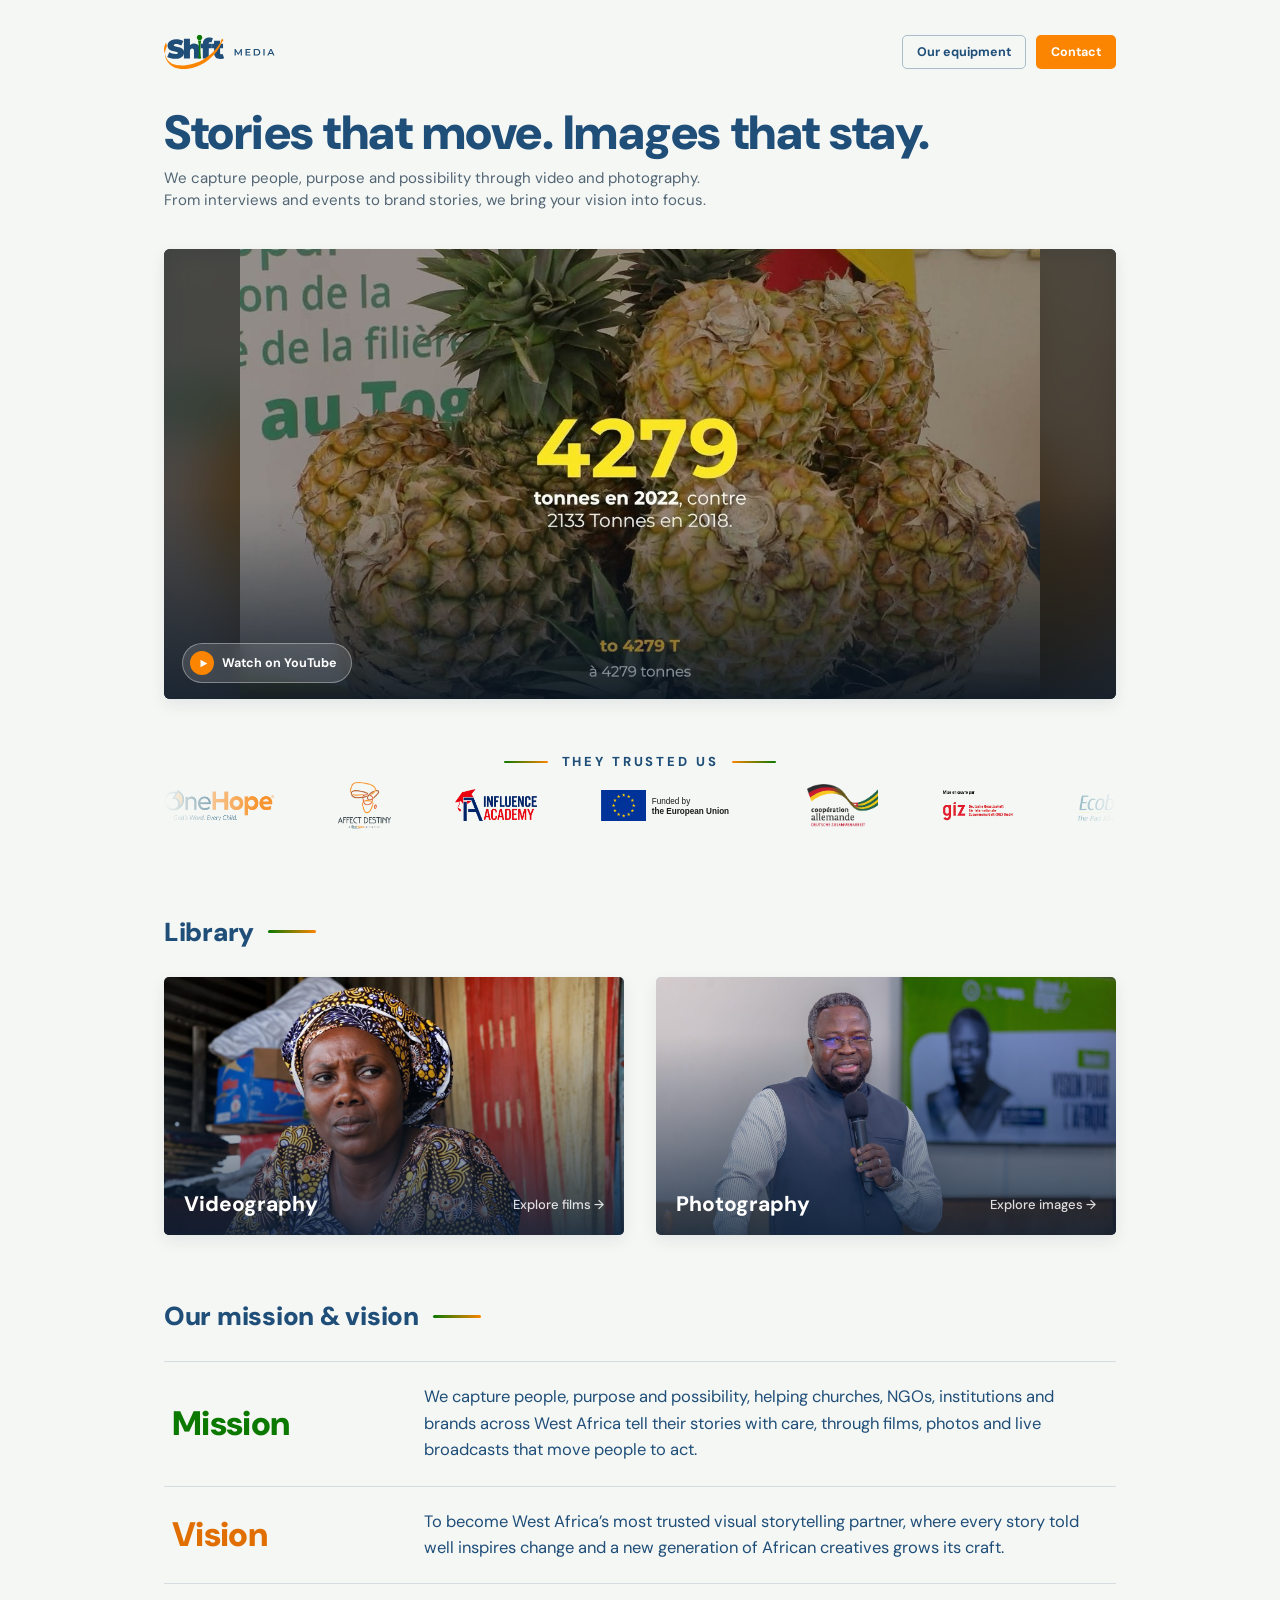
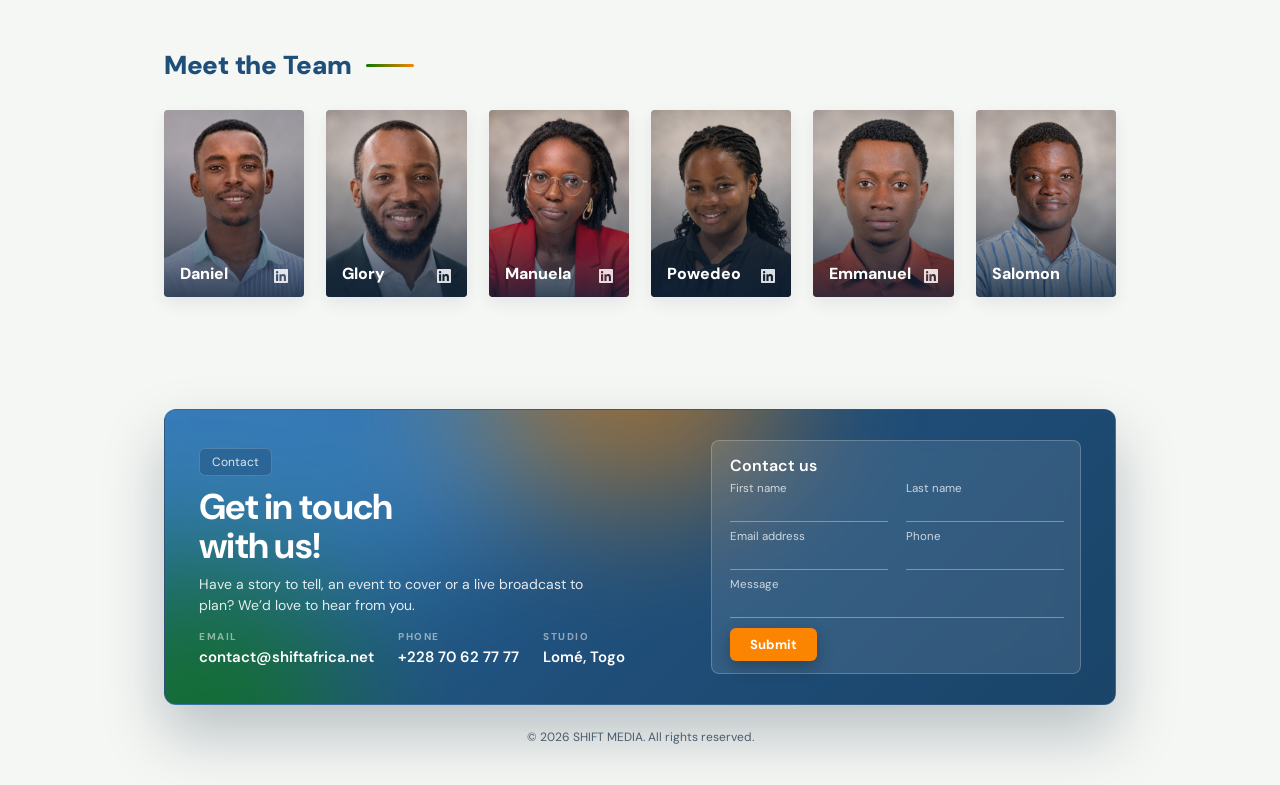
<file: index.html>
<!doctype html>
<html lang="en">
<head>
  <meta charset="utf-8">
  <meta name="viewport" content="width=device-width, initial-scale=1, viewport-fit=cover">
  <title>SHIFT MEDIA | Video &amp; Photography Portfolio</title>
  <meta name="description" content="SHIFT MEDIA captures people, purpose and possibility through video and photography. Interviews, events and brand stories from Lomé, Togo.">
  <meta property="og:title" content="SHIFT MEDIA | Video & Photography Portfolio">
  <meta property="og:description" content="Stories that move. Images that stay.">
  <meta property="og:image" content="/assets/img/home-photography.jpg">
  <link rel="icon" href="/assets/img/shift-media-logo.svg" type="image/svg+xml">
  <link rel="preconnect" href="https://fonts.googleapis.com">
  <link rel="preconnect" href="https://fonts.gstatic.com" crossorigin>
  <link href="https://fonts.googleapis.com/css2?family=DM+Sans:opsz,wght@9..40,400;9..40,500;9..40,600;9..40,700;9..40,800;9..40,900&display=swap" rel="stylesheet">
  <link rel="stylesheet" href="/assets/css/style.css">
</head>
<body>
  <main class="page page--home">
    <header class="header">
      <a class="logo" href="/" aria-label="SHIFT MEDIA home"><img src="/assets/img/shift-media-logo.svg" alt="SHIFT MEDIA" width="186" height="74"></a>
      <nav class="header__nav"><a class="btn btn--outline" href="/equipment">Our equipment</a><a class="btn btn--orange" href="#contact">Contact</a></nav>
    </header>

    <section class="intro">
      <h1 class="headline headline--home">Stories that move. Images that stay.</h1>
      <p class="lead">We capture people, purpose and possibility through video and photography.<br>From interviews and events to brand stories, we bring your vision into focus.</p>
    </section>

    <div class="hero-tilt">
    <section class="hero-video" aria-label="Featured video">
      <div class="hero-video__backdrop" aria-hidden="true" style="background-image: url(/assets/img/video-hero.jpg)"></div>
      <img class="hero-video__poster" src="/assets/img/video-hero.jpg" alt="">
      <iframe class="hero-video__frame" src="https://www.youtube-nocookie.com/embed/wh3lcqQOgPM?autoplay=1&amp;mute=1&amp;loop=1&amp;playlist=wh3lcqQOgPM&amp;start=12&amp;controls=0&amp;modestbranding=1&amp;playsinline=1&amp;rel=0&amp;iv_load_policy=3&amp;disablekb=1" title="SHIFT MEDIA featured video" allow="autoplay; encrypted-media; picture-in-picture" loading="eager" tabindex="-1"></iframe>
      <div class="hero-video__shade" aria-hidden="true"></div>
      <a class="hero-video__cta" href="https://www.youtube.com/watch?v=wh3lcqQOgPM" target="_blank" rel="noopener"><span class="hero-video__play" aria-hidden="true"><svg viewBox="0 0 12 12"><path d="M2 1l9 5-9 5z" fill="currentColor"/></svg></span>Watch on YouTube</a>
    </section>
    </div>

    <section class="partners" aria-label="Trusted by">
      <h2 class="partners__label">They trusted us</h2>
      <div class="partners__viewport"><ul class="partners__track"><li style="--h:38px"><img src="/assets/img/partners/onehope.png" alt="OneHope" loading="lazy"></li><li style="--h:58px"><img src="/assets/img/partners/affect-destiny.png" alt="Affect Destiny" loading="lazy"></li><li style="--h:40px"><img src="/assets/img/partners/influence-academy.png" alt="Influence Academy" loading="lazy"></li><li style="--h:38px"><img src="/assets/img/partners/european-union.svg" alt="Funded by the European Union" loading="lazy"></li><li style="--h:54px"><img src="/assets/img/partners/cooperation-allemande.png" alt="Coopération allemande" loading="lazy"></li><li style="--h:38px"><img src="/assets/img/partners/giz.png" alt="GIZ" loading="lazy"></li><li style="--h:40px"><img src="/assets/img/partners/ecobank.png" alt="Ecobank" loading="lazy"></li><li style="--h:30px"><img src="/assets/img/partners/pia.svg" alt="PIA – Plateforme Industrielle d’Adétikopé" loading="lazy"></li><li style="--h:30px"><img src="/assets/img/partners/vous-church.png" alt="Vous Church" loading="lazy"></li><li style="--h:40px"><img src="/assets/img/partners/afis.png" alt="Africa Financial Industry Summit" loading="lazy"></li><li style="--h:38px"><img src="/assets/img/partners/sia.png" alt="Semaine de l’Intelligence Artificielle" loading="lazy"></li><li style="--h:40px"><img src="/assets/img/partners/foni.png" alt="FONi" loading="lazy"></li><li class="partners__dup" aria-hidden="true" style="--h:38px"><img src="/assets/img/partners/onehope.png" alt="" loading="lazy"></li><li class="partners__dup" aria-hidden="true" style="--h:58px"><img src="/assets/img/partners/affect-destiny.png" alt="" loading="lazy"></li><li class="partners__dup" aria-hidden="true" style="--h:40px"><img src="/assets/img/partners/influence-academy.png" alt="" loading="lazy"></li><li class="partners__dup" aria-hidden="true" style="--h:38px"><img src="/assets/img/partners/european-union.svg" alt="" loading="lazy"></li><li class="partners__dup" aria-hidden="true" style="--h:54px"><img src="/assets/img/partners/cooperation-allemande.png" alt="" loading="lazy"></li><li class="partners__dup" aria-hidden="true" style="--h:38px"><img src="/assets/img/partners/giz.png" alt="" loading="lazy"></li><li class="partners__dup" aria-hidden="true" style="--h:40px"><img src="/assets/img/partners/ecobank.png" alt="" loading="lazy"></li><li class="partners__dup" aria-hidden="true" style="--h:30px"><img src="/assets/img/partners/pia.svg" alt="" loading="lazy"></li><li class="partners__dup" aria-hidden="true" style="--h:30px"><img src="/assets/img/partners/vous-church.png" alt="" loading="lazy"></li><li class="partners__dup" aria-hidden="true" style="--h:40px"><img src="/assets/img/partners/afis.png" alt="" loading="lazy"></li><li class="partners__dup" aria-hidden="true" style="--h:38px"><img src="/assets/img/partners/sia.png" alt="" loading="lazy"></li><li class="partners__dup" aria-hidden="true" style="--h:40px"><img src="/assets/img/partners/foni.png" alt="" loading="lazy"></li></ul></div>
    </section>
  </main>

  <div class="page page--home-more">
    <section class="library" id="library" aria-label="Library">
      <h2 class="section-title">Library</h2>
      <div class="library__grid">
        <div class="home-tile home-tile--video">
          <a class="card" href="/videography">
            <img class="card__img" src="/assets/img/home-videography-polygame.jpg" alt="">
            <span class="card__label"><span class="card__title">Videography</span><span class="card__cue">Explore films →</span></span>
          </a>
        </div>
        <div class="home-tile home-tile--photo">
          <a class="card" href="/photography">
            <img class="card__img" src="/assets/img/home-photography.jpg" alt="" style="object-position: 50% 30%">
            <span class="card__label"><span class="card__title">Photography</span><span class="card__cue">Explore images →</span></span>
          </a>
        </div>
      </div>
    </section>

    <section class="purpose purpose--v2" id="about" aria-label="Our mission and vision">
      <h2 class="section-title">Our mission &amp; vision</h2>
      <div class="pv">
        <article class="pv__row pv__row--mission">
          <h3 class="pv__label">Mission</h3>
          <p class="pv__text">We capture people, purpose and possibility, helping churches, NGOs, institutions and brands across West Africa tell their stories with care, through films, photos and live broadcasts that move people to act.</p>
        </article>
        <article class="pv__row pv__row--vision">
          <h3 class="pv__label">Vision</h3>
          <p class="pv__text">To become West Africa’s most trusted visual storytelling partner, where every story told well inspires change and a new generation of African creatives grows its craft.</p>
        </article>
      </div>
    </section>

    <section class="team" aria-label="Our team">
      <h2 class="section-title">Meet the Team</h2>
      <div class="team__grid">
        <div class="tilt tilt--green">
          <a class="card member" href="https://www.linkedin.com/in/daniel-gossou/" target="_blank" rel="noopener" aria-label="Daniel Agossou, LinkedIn profile">
            <span class="member__placeholder" aria-hidden="true">DA</span>
            <img class="card__img member__img" src="/assets/img/team/daniel-agossou.jpg?v=1795704290" alt="Daniel Agossou" loading="lazy">
            <span class="member__info">
              <span class="member__name">Daniel Agossou</span>
              <span class="member__role" title="Co-founder · Tech Enthusiast">Co-founder · Tech</span>
              <span class="member__cta"><svg viewBox="0 0 24 24" aria-hidden="true"><path fill="currentColor" d="M20.45 20.45h-3.55v-5.57c0-1.33-.03-3.04-1.85-3.04-1.86 0-2.14 1.45-2.14 2.94v5.67H9.35V9h3.41v1.56h.05c.48-.9 1.64-1.85 3.37-1.85 3.6 0 4.27 2.37 4.27 5.46v6.28zM5.34 7.43a2.06 2.06 0 1 1 0-4.12 2.06 2.06 0 0 1 0 4.12zM7.12 20.45H3.56V9h3.56v11.45zM22.22 0H1.77C.79 0 0 .77 0 1.73v20.54C0 23.23.79 24 1.77 24h20.45c.98 0 1.78-.77 1.78-1.73V1.73C24 .77 23.2 0 22.22 0z"/></svg><span class="cta-long">View </span>LinkedIn profile</span>
            </span>
            <span class="card__label"><span class="card__title">Daniel</span><span class="card__cue"><svg viewBox="0 0 24 24" aria-hidden="true"><path fill="currentColor" d="M20.45 20.45h-3.55v-5.57c0-1.33-.03-3.04-1.85-3.04-1.86 0-2.14 1.45-2.14 2.94v5.67H9.35V9h3.41v1.56h.05c.48-.9 1.64-1.85 3.37-1.85 3.6 0 4.27 2.37 4.27 5.46v6.28zM5.34 7.43a2.06 2.06 0 1 1 0-4.12 2.06 2.06 0 0 1 0 4.12zM7.12 20.45H3.56V9h3.56v11.45zM22.22 0H1.77C.79 0 0 .77 0 1.73v20.54C0 23.23.79 24 1.77 24h20.45c.98 0 1.78-.77 1.78-1.73V1.73C24 .77 23.2 0 22.22 0z"/></svg></span></span>
          </a>
        </div>
        <div class="tilt tilt--orange">
          <a class="card member" href="https://www.linkedin.com/in/glory-appoh/" target="_blank" rel="noopener" aria-label="Glory Appoh, LinkedIn profile">
            <span class="member__placeholder" aria-hidden="true">GA</span>
            <img class="card__img member__img" src="/assets/img/team/glory-appoh.jpg?v=1795704290" alt="Glory Appoh" loading="lazy">
            <span class="member__info">
              <span class="member__name">Glory Appoh</span>
              <span class="member__role">Co-founder &amp; Director</span>
              <span class="member__cta"><svg viewBox="0 0 24 24" aria-hidden="true"><path fill="currentColor" d="M20.45 20.45h-3.55v-5.57c0-1.33-.03-3.04-1.85-3.04-1.86 0-2.14 1.45-2.14 2.94v5.67H9.35V9h3.41v1.56h.05c.48-.9 1.64-1.85 3.37-1.85 3.6 0 4.27 2.37 4.27 5.46v6.28zM5.34 7.43a2.06 2.06 0 1 1 0-4.12 2.06 2.06 0 0 1 0 4.12zM7.12 20.45H3.56V9h3.56v11.45zM22.22 0H1.77C.79 0 0 .77 0 1.73v20.54C0 23.23.79 24 1.77 24h20.45c.98 0 1.78-.77 1.78-1.73V1.73C24 .77 23.2 0 22.22 0z"/></svg><span class="cta-long">View </span>LinkedIn profile</span>
            </span>
            <span class="card__label"><span class="card__title">Glory</span><span class="card__cue"><svg viewBox="0 0 24 24" aria-hidden="true"><path fill="currentColor" d="M20.45 20.45h-3.55v-5.57c0-1.33-.03-3.04-1.85-3.04-1.86 0-2.14 1.45-2.14 2.94v5.67H9.35V9h3.41v1.56h.05c.48-.9 1.64-1.85 3.37-1.85 3.6 0 4.27 2.37 4.27 5.46v6.28zM5.34 7.43a2.06 2.06 0 1 1 0-4.12 2.06 2.06 0 0 1 0 4.12zM7.12 20.45H3.56V9h3.56v11.45zM22.22 0H1.77C.79 0 0 .77 0 1.73v20.54C0 23.23.79 24 1.77 24h20.45c.98 0 1.78-.77 1.78-1.73V1.73C24 .77 23.2 0 22.22 0z"/></svg></span></span>
          </a>
        </div>
        <div class="tilt tilt--green">
          <a class="card member" href="https://www.linkedin.com/in/ay%C3%A9l%C3%A9-manuela-tessi-714314215/" target="_blank" rel="noopener" aria-label="Manuela Tessi, LinkedIn profile">
            <span class="member__placeholder" aria-hidden="true">MT</span>
            <img class="card__img member__img" src="/assets/img/team/manuela-tessi.jpg?v=1795704290" alt="Manuela Tessi" loading="lazy">
            <span class="member__info">
              <span class="member__name">Manuela Tessi</span>
              <span class="member__role" title="Social Media &amp; Content Strategist">Content Strategist</span>
              <span class="member__cta"><svg viewBox="0 0 24 24" aria-hidden="true"><path fill="currentColor" d="M20.45 20.45h-3.55v-5.57c0-1.33-.03-3.04-1.85-3.04-1.86 0-2.14 1.45-2.14 2.94v5.67H9.35V9h3.41v1.56h.05c.48-.9 1.64-1.85 3.37-1.85 3.6 0 4.27 2.37 4.27 5.46v6.28zM5.34 7.43a2.06 2.06 0 1 1 0-4.12 2.06 2.06 0 0 1 0 4.12zM7.12 20.45H3.56V9h3.56v11.45zM22.22 0H1.77C.79 0 0 .77 0 1.73v20.54C0 23.23.79 24 1.77 24h20.45c.98 0 1.78-.77 1.78-1.73V1.73C24 .77 23.2 0 22.22 0z"/></svg><span class="cta-long">View </span>LinkedIn profile</span>
            </span>
            <span class="card__label"><span class="card__title">Manuela</span><span class="card__cue"><svg viewBox="0 0 24 24" aria-hidden="true"><path fill="currentColor" d="M20.45 20.45h-3.55v-5.57c0-1.33-.03-3.04-1.85-3.04-1.86 0-2.14 1.45-2.14 2.94v5.67H9.35V9h3.41v1.56h.05c.48-.9 1.64-1.85 3.37-1.85 3.6 0 4.27 2.37 4.27 5.46v6.28zM5.34 7.43a2.06 2.06 0 1 1 0-4.12 2.06 2.06 0 0 1 0 4.12zM7.12 20.45H3.56V9h3.56v11.45zM22.22 0H1.77C.79 0 0 .77 0 1.73v20.54C0 23.23.79 24 1.77 24h20.45c.98 0 1.78-.77 1.78-1.73V1.73C24 .77 23.2 0 22.22 0z"/></svg></span></span>
          </a>
        </div>
        <div class="tilt tilt--orange">
          <a class="card member" href="https://www.linkedin.com/in/powedeo-trimua/" target="_blank" rel="noopener" aria-label="Powedeo Trimua, LinkedIn profile">
            <span class="member__placeholder" aria-hidden="true">PT</span>
            <img class="card__img member__img" src="/assets/img/team/powedeo-trimua.jpg?v=1795704290" alt="Powedeo Trimua" loading="lazy">
            <span class="member__info">
              <span class="member__name">Powedeo Trimua</span>
              <span class="member__role">Social Media Manager</span>
              <span class="member__cta"><svg viewBox="0 0 24 24" aria-hidden="true"><path fill="currentColor" d="M20.45 20.45h-3.55v-5.57c0-1.33-.03-3.04-1.85-3.04-1.86 0-2.14 1.45-2.14 2.94v5.67H9.35V9h3.41v1.56h.05c.48-.9 1.64-1.85 3.37-1.85 3.6 0 4.27 2.37 4.27 5.46v6.28zM5.34 7.43a2.06 2.06 0 1 1 0-4.12 2.06 2.06 0 0 1 0 4.12zM7.12 20.45H3.56V9h3.56v11.45zM22.22 0H1.77C.79 0 0 .77 0 1.73v20.54C0 23.23.79 24 1.77 24h20.45c.98 0 1.78-.77 1.78-1.73V1.73C24 .77 23.2 0 22.22 0z"/></svg><span class="cta-long">View </span>LinkedIn profile</span>
            </span>
            <span class="card__label"><span class="card__title">Powedeo</span><span class="card__cue"><svg viewBox="0 0 24 24" aria-hidden="true"><path fill="currentColor" d="M20.45 20.45h-3.55v-5.57c0-1.33-.03-3.04-1.85-3.04-1.86 0-2.14 1.45-2.14 2.94v5.67H9.35V9h3.41v1.56h.05c.48-.9 1.64-1.85 3.37-1.85 3.6 0 4.27 2.37 4.27 5.46v6.28zM5.34 7.43a2.06 2.06 0 1 1 0-4.12 2.06 2.06 0 0 1 0 4.12zM7.12 20.45H3.56V9h3.56v11.45zM22.22 0H1.77C.79 0 0 .77 0 1.73v20.54C0 23.23.79 24 1.77 24h20.45c.98 0 1.78-.77 1.78-1.73V1.73C24 .77 23.2 0 22.22 0z"/></svg></span></span>
          </a>
        </div>
        <div class="tilt tilt--green">
          <a class="card member" href="https://www.linkedin.com/in/komla-emmanuel-torko-bba909324/" target="_blank" rel="noopener" aria-label="Emmanuel Torko, LinkedIn profile">
            <span class="member__placeholder" aria-hidden="true">ET</span>
            <img class="card__img member__img" src="/assets/img/team/emmanuel-torko.jpg?v=1795704290" alt="Emmanuel Torko" loading="lazy">
            <span class="member__info">
              <span class="member__name">Emmanuel Torko</span>
              <span class="member__role">Assistant Director</span>
              <span class="member__cta"><svg viewBox="0 0 24 24" aria-hidden="true"><path fill="currentColor" d="M20.45 20.45h-3.55v-5.57c0-1.33-.03-3.04-1.85-3.04-1.86 0-2.14 1.45-2.14 2.94v5.67H9.35V9h3.41v1.56h.05c.48-.9 1.64-1.85 3.37-1.85 3.6 0 4.27 2.37 4.27 5.46v6.28zM5.34 7.43a2.06 2.06 0 1 1 0-4.12 2.06 2.06 0 0 1 0 4.12zM7.12 20.45H3.56V9h3.56v11.45zM22.22 0H1.77C.79 0 0 .77 0 1.73v20.54C0 23.23.79 24 1.77 24h20.45c.98 0 1.78-.77 1.78-1.73V1.73C24 .77 23.2 0 22.22 0z"/></svg><span class="cta-long">View </span>LinkedIn profile</span>
            </span>
            <span class="card__label"><span class="card__title">Emmanuel</span><span class="card__cue"><svg viewBox="0 0 24 24" aria-hidden="true"><path fill="currentColor" d="M20.45 20.45h-3.55v-5.57c0-1.33-.03-3.04-1.85-3.04-1.86 0-2.14 1.45-2.14 2.94v5.67H9.35V9h3.41v1.56h.05c.48-.9 1.64-1.85 3.37-1.85 3.6 0 4.27 2.37 4.27 5.46v6.28zM5.34 7.43a2.06 2.06 0 1 1 0-4.12 2.06 2.06 0 0 1 0 4.12zM7.12 20.45H3.56V9h3.56v11.45zM22.22 0H1.77C.79 0 0 .77 0 1.73v20.54C0 23.23.79 24 1.77 24h20.45c.98 0 1.78-.77 1.78-1.73V1.73C24 .77 23.2 0 22.22 0z"/></svg></span></span>
          </a>
        </div>
        <div class="tilt tilt--orange">
          <div class="card member member--nolink" tabindex="0" aria-label="Salomon Sessi, Photographer">
            <span class="member__placeholder" aria-hidden="true">SS</span>
            <img class="card__img member__img" src="/assets/img/team/salomon-sessi.jpg?v=1795704290" alt="Salomon Sessi" loading="lazy">
            <span class="member__info">
              <span class="member__name">Salomon Sessi</span>
              <span class="member__role">Photographer</span>
            </span>
            <span class="card__label"><span class="card__title">Salomon</span></span>
          </div>
        </div>
      </div>
    </section>

        <script>
    (function(){function fit(sel,max,min){var els=[].slice.call(document.querySelectorAll(sel)),s=max;
      els.forEach(function(e){e.style.fontSize=max+'px'});
      els.forEach(function(e){if(e.clientWidth&&e.scrollWidth>e.clientWidth)s=Math.min(s,Math.max(min,Math.floor(max*e.clientWidth/e.scrollWidth*10)/10))});
      els.forEach(function(e){e.style.fontSize=s+'px'});}
    function run(){fit('.member__name',14,10);fit('.member__role',10,8);}
    run();window.addEventListener('resize',run);if(document.fonts)document.fonts.ready.then(run);})();
    </script>
    <section class="contact contact--glass" id="contact" aria-label="Contact">
      <span class="cg__blob cg__blob--blue" aria-hidden="true"></span>
      <span class="cg__blob cg__blob--green" aria-hidden="true"></span>
      <span class="cg__blob cg__blob--orange" aria-hidden="true"></span>
      <div class="cg__left">
        <span class="cg__pill">Contact</span>
        <h2 class="cg__title">Get in touch<br>with us!</h2>
        <p class="cg__text">Have a story to tell, an event to cover or a live broadcast to plan? We’d love to hear from you.</p>
        <ul class="cg__details">
          <li><small>Email</small><a href="mailto:contact@shiftafrica.net">contact@shiftafrica.net</a></li>
          <li><small>Phone</small><a href="tel:+22870627777">+228 70 62 77 77</a></li>
          <li><small>Studio</small><span>Lomé, Togo</span></li>
        </ul>
      </div>
      <form class="cg__form" id="contact-form" novalidate>
        <h3 class="cg__form-title">Contact us</h3>
        <div class="cg__grid">
          <label class="cg__field"><span>First name</span><input name="first" type="text" autocomplete="given-name" required></label>
          <label class="cg__field"><span>Last name</span><input name="last" type="text" autocomplete="family-name"></label>
          <label class="cg__field"><span>Email address</span><input name="email" type="email" autocomplete="email" required></label>
          <label class="cg__field"><span>Phone</span><input name="phone" type="tel" autocomplete="tel"></label>
          <label class="cg__field cg__field--full"><span>Message</span><textarea name="message" rows="2" required></textarea></label>
        </div>
        <span class="cg__submit-wrap"><button class="cg__submit" type="submit">Submit</button></span>
        <p class="cg__note" aria-live="polite"></p>
      </form>
    </section>
    <script>
    (function(){var f=document.getElementById('contact-form');if(!f)return;
    var btn=f.querySelector('.cg__submit'),n=f.querySelector('.cg__note');
    f.addEventListener('submit',function(e){e.preventDefault();var d=new FormData(f);
    if(!d.get('first')||!d.get('email')||!d.get('message')){n.textContent='Please fill in your first name, email and message.';return;}
    if(!/^[^\s@]+@[^\s@]+\.[^\s@]+$/.test(d.get('email'))){n.textContent='Please enter a valid email address.';return;}
    var name=(d.get('first')+' '+(d.get('last')||'')).trim();
    var payload={_subject:'New request from '+name+' (shiftmedia website)',_template:'table',_captcha:'false',_replyto:d.get('email'),
      Name:name,Email:d.get('email'),Phone:d.get('phone')||'-',Message:d.get('message')};
    btn.disabled=true;btn.textContent='Sending…';n.textContent='';
    fetch('https://formsubmit.co/ajax/contact@shiftafrica.net',{method:'POST',headers:{'Content-Type':'application/json','Accept':'application/json'},body:JSON.stringify(payload)})
    .then(function(r){return r.json().then(function(j){if(!r.ok||String(j.success)!=='true')throw new Error(j.message||'error');});})
    .then(function(){f.reset();n.textContent='Thank you! Your message has been sent. We will get back to you soon.';})
    .catch(function(err){var m=(err&&err.message)||'';if(window.console)console.warn('Contact form:',m);n.textContent=/activat/i.test(m)?'Almost there: our contact form is being activated. Please try again in a few minutes or write to contact@shiftafrica.net.':'Sorry, the message could not be sent'+(m&&m!=='error'&&!/fetch/i.test(m)?' ('+m+')':'')+'. Please try again or write to contact@shiftafrica.net.';})
    .finally(function(){btn.disabled=false;btn.textContent='Submit';});});})();
    </script>

    <p class="copyright">© 2026 SHIFT MEDIA. All rights reserved.</p>
  </div>

</body>
</html>
</file>
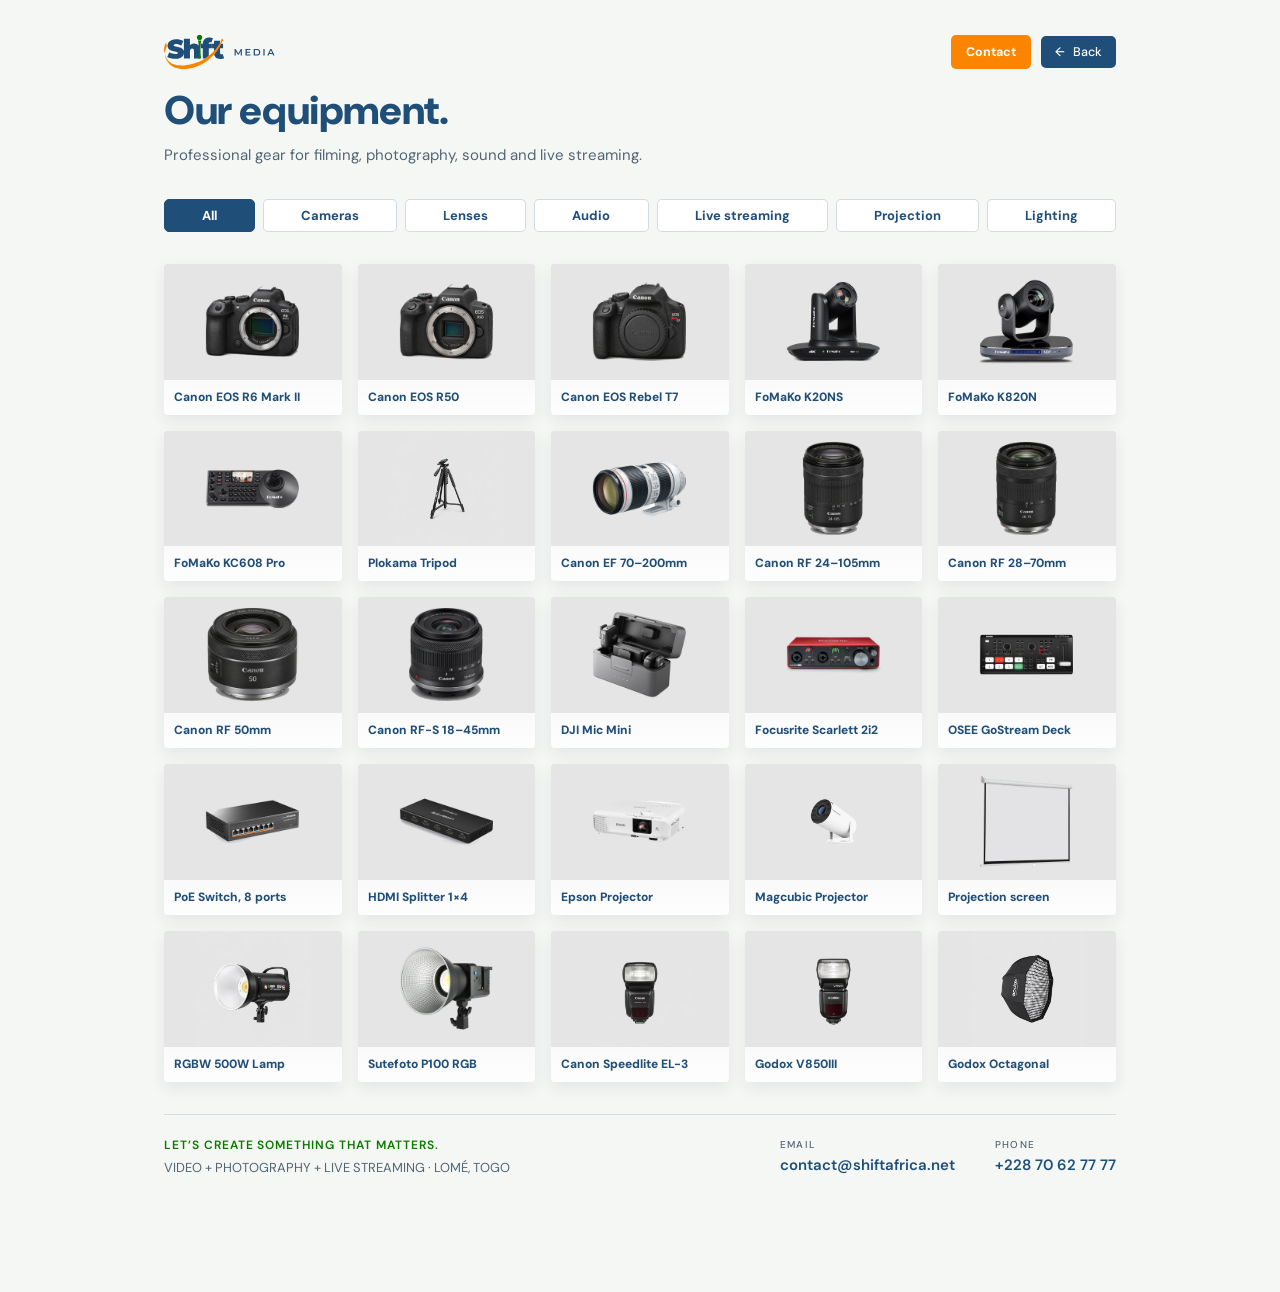
<file: equipment.html>
<!doctype html>
<html lang="en">
<head>
  <meta charset="utf-8">
  <meta name="viewport" content="width=device-width, initial-scale=1, viewport-fit=cover">
  <title>Our equipment | SHIFT MEDIA</title>
  <meta name="description" content="The professional gear SHIFT MEDIA uses for filming, photography, sound and live streaming.">
  <meta property="og:title" content="Our equipment | SHIFT MEDIA">
  <meta property="og:image" content="/assets/img/video-featured.jpg">
  <link rel="icon" href="/assets/img/shift-media-logo.svg" type="image/svg+xml">
  <link rel="preconnect" href="https://fonts.googleapis.com">
  <link rel="preconnect" href="https://fonts.gstatic.com" crossorigin>
  <link href="https://fonts.googleapis.com/css2?family=DM+Sans:opsz,wght@9..40,400;9..40,500;9..40,600;9..40,700;9..40,800;9..40,900&display=swap" rel="stylesheet">
  <link rel="stylesheet" href="/assets/css/style.css">
</head>
<body>
  <main class="page page--equipment">
    <header class="header">
      <a class="logo" href="/" aria-label="SHIFT MEDIA home"><img src="/assets/img/shift-media-logo.svg" alt="SHIFT MEDIA" width="186" height="74"></a>
      <nav class="header__nav"><a class="btn btn--orange" href="/#contact">Contact</a><a class="back" href="/"><span aria-hidden="true">←</span> Back</a></nav>
    </header>

    <section class="intro">
      <h1 class="headline">Our equipment.</h1>
      <p class="lead">Professional gear for filming, photography, sound and live streaming.</p>
    </section>

    <nav class="eq-chips" aria-label="Filter equipment"><button class="eq-chip is-active" type="button" data-cat="All">All</button><button class="eq-chip" type="button" data-cat="Cameras">Cameras</button><button class="eq-chip" type="button" data-cat="Lenses">Lenses</button><button class="eq-chip" type="button" data-cat="Audio">Audio</button><button class="eq-chip" type="button" data-cat="Live streaming">Live streaming</button><button class="eq-chip" type="button" data-cat="Projection">Projection</button><button class="eq-chip" type="button" data-cat="Lighting">Lighting</button></nav>

    <section class="gear-grid" aria-label="Equipment">
        <article class="gear gear--green" data-cat="Cameras" tabindex="0" role="button" data-name="Canon EOS R6 Mark II" aria-label="Canon EOS R6 Mark II: view details">
          <div class="gear__media"><img src="/assets/img/equipment/canon-eos-r6-mark-ii.jpg" alt="Canon EOS R6 Mark II" loading="lazy"></div>
          <div class="gear__label"><span class="gear__name">Canon EOS R6 Mark II</span></div>
          <div class="gear__info"><span class="gear__cat">Cameras</span><span class="gear__title">Canon EOS R6 Mark II</span><span class="gear__desc">Full-frame mirrorless camera for cinematic 4K video and low-light photography.</span><span class="gear__more">View details →</span></div>
        </article>
        <article class="gear gear--orange" data-cat="Cameras" tabindex="0" role="button" data-name="Canon EOS R50" aria-label="Canon EOS R50: view details">
          <div class="gear__media"><img src="/assets/img/equipment/canon-eos-r50.jpg" alt="Canon EOS R50" loading="lazy"></div>
          <div class="gear__label"><span class="gear__name">Canon EOS R50</span></div>
          <div class="gear__info"><span class="gear__cat">Cameras</span><span class="gear__title">Canon EOS R50</span><span class="gear__desc">Compact mirrorless camera, ideal as a second angle or for run-and-gun shoots.</span><span class="gear__more">View details →</span></div>
        </article>
        <article class="gear gear--green" data-cat="Cameras" tabindex="0" role="button" data-name="Canon EOS Rebel T7" aria-label="Canon EOS Rebel T7: view details">
          <div class="gear__media"><img src="/assets/img/equipment/canon-eos-rebel-t7.jpg" alt="Canon EOS Rebel T7" loading="lazy"></div>
          <div class="gear__label"><span class="gear__name">Canon EOS Rebel T7</span></div>
          <div class="gear__info"><span class="gear__cat">Cameras</span><span class="gear__title">Canon EOS Rebel T7</span><span class="gear__desc">DSLR for photography and extra camera angles at events.</span><span class="gear__more">View details →</span></div>
        </article>
        <article class="gear gear--orange" data-cat="Cameras" tabindex="0" role="button" data-name="FoMaKo K20NS" aria-label="FoMaKo K20NS: view details">
          <div class="gear__media"><img src="/assets/img/equipment/fomako-k20ns.jpg" alt="FoMaKo K20NS" loading="lazy"></div>
          <div class="gear__label"><span class="gear__name">FoMaKo K20NS</span></div>
          <div class="gear__info"><span class="gear__cat">Cameras</span><span class="gear__title">FoMaKo K20NS</span><span class="gear__desc">4K NDI PTZ camera for remote-controlled multi-camera live production.</span><span class="gear__more">View details →</span></div>
        </article>
        <article class="gear gear--green" data-cat="Cameras" tabindex="0" role="button" data-name="FoMaKo K820N" aria-label="FoMaKo K820N: view details">
          <div class="gear__media"><img src="/assets/img/equipment/fomako-k820n.jpg" alt="FoMaKo K820N" loading="lazy"></div>
          <div class="gear__label"><span class="gear__name">FoMaKo K820N</span></div>
          <div class="gear__info"><span class="gear__cat">Cameras</span><span class="gear__title">FoMaKo K820N</span><span class="gear__desc">4K NDI PTZ camera with long optical zoom for stages and large rooms.</span><span class="gear__more">View details →</span></div>
        </article>
        <article class="gear gear--orange" data-cat="Cameras" tabindex="0" role="button" data-name="FoMaKo KC608 Pro" aria-label="FoMaKo KC608 Pro: view details">
          <div class="gear__media"><img src="/assets/img/equipment/fomako-kc608-pro.jpg" alt="FoMaKo KC608 Pro" loading="lazy"></div>
          <div class="gear__label"><span class="gear__name">FoMaKo KC608 Pro</span></div>
          <div class="gear__info"><span class="gear__cat">Cameras</span><span class="gear__title">FoMaKo KC608 Pro</span><span class="gear__desc">PTZ joystick controller: smooth pans, zooms and presets for every PTZ camera from one desk.</span><span class="gear__more">View details →</span></div>
        </article>
        <article class="gear gear--green" data-cat="Cameras" tabindex="0" role="button" data-name="Plokama PK-3930 Tripod" aria-label="Plokama PK-3930 Tripod: view details">
          <div class="gear__media"><img class="gear__img--fit" src="/assets/img/equipment/plokama-pk-3930-tripod.jpg" alt="Plokama PK-3930 Tripod" loading="lazy"></div>
          <div class="gear__label"><span class="gear__name">Plokama Tripod</span></div>
          <div class="gear__info"><span class="gear__cat">Cameras</span><span class="gear__title">Plokama Tripod</span><span class="gear__desc">Lightweight camera tripod with pan-tilt head for steady shots on location.</span><span class="gear__more">View details →</span></div>
        </article>
        <article class="gear gear--orange" data-cat="Lenses" tabindex="0" role="button" data-name="Canon EF 70–200mm F2.8 L" aria-label="Canon EF 70–200mm F2.8 L: view details">
          <div class="gear__media"><img src="/assets/img/equipment/canon-ef-70-200.jpg" alt="Canon EF 70–200mm F2.8 L" loading="lazy"></div>
          <div class="gear__label"><span class="gear__name">Canon EF 70–200mm</span></div>
          <div class="gear__info"><span class="gear__cat">Lenses</span><span class="gear__title">Canon EF 70–200mm</span><span class="gear__desc">Telephoto zoom for stage close-ups and portraits from a distance.</span><span class="gear__more">View details →</span></div>
        </article>
        <article class="gear gear--green" data-cat="Lenses" tabindex="0" role="button" data-name="Canon RF 24–105mm F4–7.1 IS STM" aria-label="Canon RF 24–105mm F4–7.1 IS STM: view details">
          <div class="gear__media"><img src="/assets/img/equipment/canon-rf-24-105.jpg" alt="Canon RF 24–105mm F4–7.1 IS STM" loading="lazy"></div>
          <div class="gear__label"><span class="gear__name">Canon RF 24–105mm</span></div>
          <div class="gear__info"><span class="gear__cat">Lenses</span><span class="gear__title">Canon RF 24–105mm</span><span class="gear__desc">Versatile everyday zoom for events, interviews and reportage.</span><span class="gear__more">View details →</span></div>
        </article>
        <article class="gear gear--orange" data-cat="Lenses" tabindex="0" role="button" data-name="Canon RF 28–70mm F2.8 IS STM" aria-label="Canon RF 28–70mm F2.8 IS STM: view details">
          <div class="gear__media"><img src="/assets/img/equipment/canon-rf-28-70.jpg" alt="Canon RF 28–70mm F2.8 IS STM" loading="lazy"></div>
          <div class="gear__label"><span class="gear__name">Canon RF 28–70mm</span></div>
          <div class="gear__info"><span class="gear__cat">Lenses</span><span class="gear__title">Canon RF 28–70mm</span><span class="gear__desc">Fast standard zoom for crisp video and photos in any light.</span><span class="gear__more">View details →</span></div>
        </article>
        <article class="gear gear--green" data-cat="Lenses" tabindex="0" role="button" data-name="Canon RF 50mm F1.8 STM" aria-label="Canon RF 50mm F1.8 STM: view details">
          <div class="gear__media"><img src="/assets/img/equipment/canon-rf-50.jpg" alt="Canon RF 50mm F1.8 STM" loading="lazy"></div>
          <div class="gear__label"><span class="gear__name">Canon RF 50mm</span></div>
          <div class="gear__info"><span class="gear__cat">Lenses</span><span class="gear__title">Canon RF 50mm</span><span class="gear__desc">Prime lens with soft background blur for portraits and interviews.</span><span class="gear__more">View details →</span></div>
        </article>
        <article class="gear gear--orange" data-cat="Lenses" tabindex="0" role="button" data-name="Canon RF-S 18–45mm F4.5–6.3 IS STM" aria-label="Canon RF-S 18–45mm F4.5–6.3 IS STM: view details">
          <div class="gear__media"><img src="/assets/img/equipment/canon-rf-s-18-45.jpg" alt="Canon RF-S 18–45mm F4.5–6.3 IS STM" loading="lazy"></div>
          <div class="gear__label"><span class="gear__name">Canon RF-S 18–45mm</span></div>
          <div class="gear__info"><span class="gear__cat">Lenses</span><span class="gear__title">Canon RF-S 18–45mm</span><span class="gear__desc">Light wide-angle zoom for rooms, crowds and tight spaces.</span><span class="gear__more">View details →</span></div>
        </article>
        <article class="gear gear--green" data-cat="Audio" tabindex="0" role="button" data-name="DJI Mic Mini" aria-label="DJI Mic Mini: view details">
          <div class="gear__media"><img src="/assets/img/equipment/dji-mic-mini.jpg" alt="DJI Mic Mini" loading="lazy"></div>
          <div class="gear__label"><span class="gear__name">DJI Mic Mini</span></div>
          <div class="gear__info"><span class="gear__cat">Audio</span><span class="gear__title">DJI Mic Mini</span><span class="gear__desc">Tiny wireless lav mics for clean interview sound.</span><span class="gear__more">View details →</span></div>
        </article>
        <article class="gear gear--orange" data-cat="Audio" tabindex="0" role="button" data-name="Focusrite Scarlett 2i2 (3rd Gen)" aria-label="Focusrite Scarlett 2i2 (3rd Gen): view details">
          <div class="gear__media"><img src="/assets/img/equipment/focusrite-scarlett-2i2.jpg" alt="Focusrite Scarlett 2i2 (3rd Gen)" loading="lazy"></div>
          <div class="gear__label"><span class="gear__name">Focusrite Scarlett 2i2</span></div>
          <div class="gear__info"><span class="gear__cat">Audio</span><span class="gear__title">Focusrite Scarlett 2i2</span><span class="gear__desc">Studio audio interface for recording and streaming clear sound.</span><span class="gear__more">View details →</span></div>
        </article>
        <article class="gear gear--green" data-cat="Live streaming" tabindex="0" role="button" data-name="OSEE GoStream Deck" aria-label="OSEE GoStream Deck: view details">
          <div class="gear__media"><img src="/assets/img/equipment/osee-gostream-deck.jpg" alt="OSEE GoStream Deck" loading="lazy"></div>
          <div class="gear__label"><span class="gear__name">OSEE GoStream Deck</span></div>
          <div class="gear__info"><span class="gear__cat">Live streaming</span><span class="gear__title">OSEE GoStream Deck</span><span class="gear__desc">Live video switcher to mix cameras, graphics and sound for streaming.</span><span class="gear__more">View details →</span></div>
        </article>
        <article class="gear gear--orange" data-cat="Live streaming" tabindex="0" role="button" data-name="PoE Switch, 8 ports" aria-label="PoE Switch, 8 ports: view details">
          <div class="gear__media"><img src="/assets/img/equipment/poe-switch-8-port.jpg" alt="PoE Switch, 8 ports" loading="lazy"></div>
          <div class="gear__label"><span class="gear__name">PoE Switch, 8 ports</span></div>
          <div class="gear__info"><span class="gear__cat">Live streaming</span><span class="gear__title">PoE Switch, 8 ports</span><span class="gear__desc">Powers and connects the PTZ cameras over a single network cable each.</span><span class="gear__more">View details →</span></div>
        </article>
        <article class="gear gear--green" data-cat="Live streaming" tabindex="0" role="button" data-name="HDMI Splitter 1×4" aria-label="HDMI Splitter 1×4: view details">
          <div class="gear__media"><img src="/assets/img/equipment/hdmi-splitter-1x4.jpg" alt="HDMI Splitter 1×4" loading="lazy"></div>
          <div class="gear__label"><span class="gear__name">HDMI Splitter 1×4</span></div>
          <div class="gear__info"><span class="gear__cat">Live streaming</span><span class="gear__title">HDMI Splitter 1×4</span><span class="gear__desc">Sends one video feed to four screens or recorders at once.</span><span class="gear__more">View details →</span></div>
        </article>
        <article class="gear gear--orange" data-cat="Projection" tabindex="0" role="button" data-name="Epson Projector" aria-label="Epson Projector: view details">
          <div class="gear__media"><img src="/assets/img/equipment/epson-projector.jpg" alt="Epson Projector" loading="lazy"></div>
          <div class="gear__label"><span class="gear__name">Epson Projector</span></div>
          <div class="gear__info"><span class="gear__cat">Projection</span><span class="gear__title">Epson Projector</span><span class="gear__desc">Bright projector for presentations, screenings and stage visuals.</span><span class="gear__more">View details →</span></div>
        </article>
        <article class="gear gear--green" data-cat="Projection" tabindex="0" role="button" data-name="Magcubic Mini Projector" aria-label="Magcubic Mini Projector: view details">
          <div class="gear__media"><img class="gear__img--fit" src="/assets/img/equipment/magcubic-mini-projector-v2.jpg" alt="Magcubic Mini Projector" loading="lazy"></div>
          <div class="gear__label"><span class="gear__name">Magcubic Projector</span></div>
          <div class="gear__info"><span class="gear__cat">Projection</span><span class="gear__title">Magcubic Projector</span><span class="gear__desc">Portable projector for smaller rooms and quick setups.</span><span class="gear__more">View details →</span></div>
        </article>
        <article class="gear gear--orange" data-cat="Projection" tabindex="0" role="button" data-name="Wall-Mounted Projection Screen" aria-label="Wall-Mounted Projection Screen: view details">
          <div class="gear__media"><img src="/assets/img/equipment/wall-projection-screen.jpg" alt="Wall-Mounted Projection Screen" loading="lazy"></div>
          <div class="gear__label"><span class="gear__name">Projection screen</span></div>
          <div class="gear__info"><span class="gear__cat">Projection</span><span class="gear__title">Projection screen</span><span class="gear__desc">Pull-down screen for the Epson and mini projectors.</span><span class="gear__more">View details →</span></div>
        </article>
        <article class="gear gear--green" data-cat="Lighting" tabindex="0" role="button" data-name="RGBW 500W Headlighting Lamp" aria-label="RGBW 500W Headlighting Lamp: view details">
          <div class="gear__media"><img class="gear__img--fit" src="/assets/img/equipment/rgbw-500w-light-v3.jpg" alt="RGBW 500W Headlighting Lamp" loading="lazy"></div>
          <div class="gear__label"><span class="gear__name">RGBW 500W Lamp</span></div>
          <div class="gear__info"><span class="gear__cat">Lighting</span><span class="gear__title">RGBW 500W Lamp</span><span class="gear__desc">Powerful full-colour light for stages, sets and creative coloured looks.</span><span class="gear__more">View details →</span></div>
        </article>
        <article class="gear gear--orange" data-cat="Lighting" tabindex="0" role="button" data-name="Sutefoto P100 RGB" aria-label="Sutefoto P100 RGB: view details">
          <div class="gear__media"><img src="/assets/img/equipment/cob-led-light.jpg" alt="Sutefoto P100 RGB" loading="lazy"></div>
          <div class="gear__label"><span class="gear__name">Sutefoto P100 RGB</span></div>
          <div class="gear__info"><span class="gear__cat">Lighting</span><span class="gear__title">Sutefoto P100 RGB</span><span class="gear__desc">Compact RGB LED light with reflector: bright key light or coloured accents for interviews and portraits.</span><span class="gear__more">View details →</span></div>
        </article>
        <article class="gear gear--green" data-cat="Lighting" tabindex="0" role="button" data-name="Canon Speedlite EL-3" aria-label="Canon Speedlite EL-3: view details">
          <div class="gear__media"><img class="gear__img--fit" src="/assets/img/equipment/canon-speedlite-el3.jpg" alt="Canon Speedlite EL-3" loading="lazy"></div>
          <div class="gear__label"><span class="gear__name">Canon Speedlite EL-3</span></div>
          <div class="gear__info"><span class="gear__cat">Lighting</span><span class="gear__title">Canon Speedlite EL-3</span><span class="gear__desc">On-camera speedlite flash for events, portraits and fill light.</span><span class="gear__more">View details →</span></div>
        </article>
        <article class="gear gear--orange" data-cat="Lighting" tabindex="0" role="button" data-name="Godox V850III" aria-label="Godox V850III: view details">
          <div class="gear__media"><img class="gear__img--fit" src="/assets/img/equipment/godox-v850iii.jpg" alt="Godox V850III" loading="lazy"></div>
          <div class="gear__label"><span class="gear__name">Godox V850III</span></div>
          <div class="gear__info"><span class="gear__cat">Lighting</span><span class="gear__title">Godox V850III</span><span class="gear__desc">Rechargeable speedlite flash with wireless control for on- and off-camera lighting.</span><span class="gear__more">View details →</span></div>
        </article>
        <article class="gear gear--green" data-cat="Lighting" tabindex="0" role="button" data-name="Godox SB-GUE120 Octagonal Grid Softbox" aria-label="Godox SB-GUE120 Octagonal Grid Softbox: view details">
          <div class="gear__media"><img class="gear__img--fit" src="/assets/img/equipment/godox-octagonal-softbox-v2.jpg" alt="Godox SB-GUE120 Octagonal Grid Softbox" loading="lazy"></div>
          <div class="gear__label"><span class="gear__name">Godox Octagonal</span></div>
          <div class="gear__info"><span class="gear__cat">Lighting</span><span class="gear__title">Godox Octagonal</span><span class="gear__desc">120 cm octagonal softbox with grid: soft, controlled light for portraits, interviews and studio sets.</span><span class="gear__more">View details →</span></div>
        </article>
    </section>


    <footer class="footer">
      <div class="footer__line"></div>
      <div class="footer__row">
        <div class="footer__tagline">
          <span class="footer__slogan">Let’s create something that matters.</span>
          <span class="footer__place">Video + Photography + Live Streaming · Lomé, Togo</span>
        </div>
        <div class="footer__contacts">
          <div class="footer__item"><span class="footer__label">EMAIL</span><a class="footer__value" href="mailto:contact@shiftafrica.net">contact@shiftafrica.net</a></div>
          <div class="footer__item"><span class="footer__label">PHONE</span><a class="footer__value" href="tel:+22870627777">+228 70 62 77 77</a></div>
        </div>
      </div>
    </footer>

    <div class="eqm" id="eqm" hidden>
      <div class="eqm__backdrop" data-close></div>
      <div class="eqm__panel" role="dialog" aria-modal="true" aria-labelledby="eqm-title">
        <button class="eqm__close" type="button" aria-label="Close" data-close>✕</button>
        <div class="eqm__media"><img id="eqm-img" alt=""></div>
        <div class="eqm__body">
          <span class="eqm__cat" id="eqm-cat"></span>
          <h2 class="eqm__title" id="eqm-title"></h2>
          <span class="eqm__qty" id="eqm-qty"></span>
          <p class="eqm__desc" id="eqm-desc"></p>
          <div class="eqm__nav"><button type="button" class="eqm__btn" data-step="-1" aria-label="Previous">←</button><button type="button" class="eqm__btn" data-step="1" aria-label="Next">→</button></div>
        </div>
      </div>
    </div>
  </main>
  <script>
  (function(){var chips=document.querySelectorAll('.eq-chip'),cards=document.querySelectorAll('.gear');
  chips.forEach(function(b){b.addEventListener('click',function(){chips.forEach(function(x){x.classList.toggle('is-active',x===b)});var c=b.dataset.cat;
  cards.forEach(function(g){g.hidden=!(c==='All'||g.dataset.cat===c)});});});})();
  </script>
  <script>
  (function(){var m=document.getElementById('eqm');if(!m)return;var cur=null,
  q=function(id){return document.getElementById(id)};
  function list(){return [].slice.call(document.querySelectorAll('.gear')).filter(function(g){return !g.hidden})}
  function show(g){cur=g;var img=g.querySelector('img'),qty=g.querySelector('.gear__qty');
    q('eqm-img').src=img?img.src:'';q('eqm-img').alt=g.dataset.name;q('eqm-title').textContent=g.dataset.name;
    q('eqm-cat').textContent=g.querySelector('.gear__cat').textContent;q('eqm-qty').textContent='';
    q('eqm-desc').textContent=g.querySelector('.gear__desc').textContent;
    if(m.hidden){m.hidden=false;document.documentElement.classList.add('eqm-open');requestAnimationFrame(function(){m.classList.add('is-in')});m.querySelector('.eqm__close').focus();}}
  function close(){m.classList.remove('is-in');document.documentElement.classList.remove('eqm-open');setTimeout(function(){m.hidden=true},200);if(cur)cur.focus();}
  function step(d){var l=list(),i=l.indexOf(cur);if(i<0)return;show(l[(i+d+l.length)%l.length]);}
  document.querySelectorAll('.gear').forEach(function(g){g.addEventListener('click',function(){show(g)});
    g.addEventListener('keydown',function(e){if(e.key==='Enter'||e.key===' '){e.preventDefault();show(g)}})});
  m.addEventListener('click',function(e){if(e.target.closest('[data-close]'))close();var b=e.target.closest('[data-step]');if(b)step(+b.dataset.step);});
  document.addEventListener('keydown',function(e){if(m.hidden)return;if(e.key==='Escape')close();if(e.key==='ArrowRight')step(1);if(e.key==='ArrowLeft')step(-1);});})();
  </script>
</body>
</html>
</file>
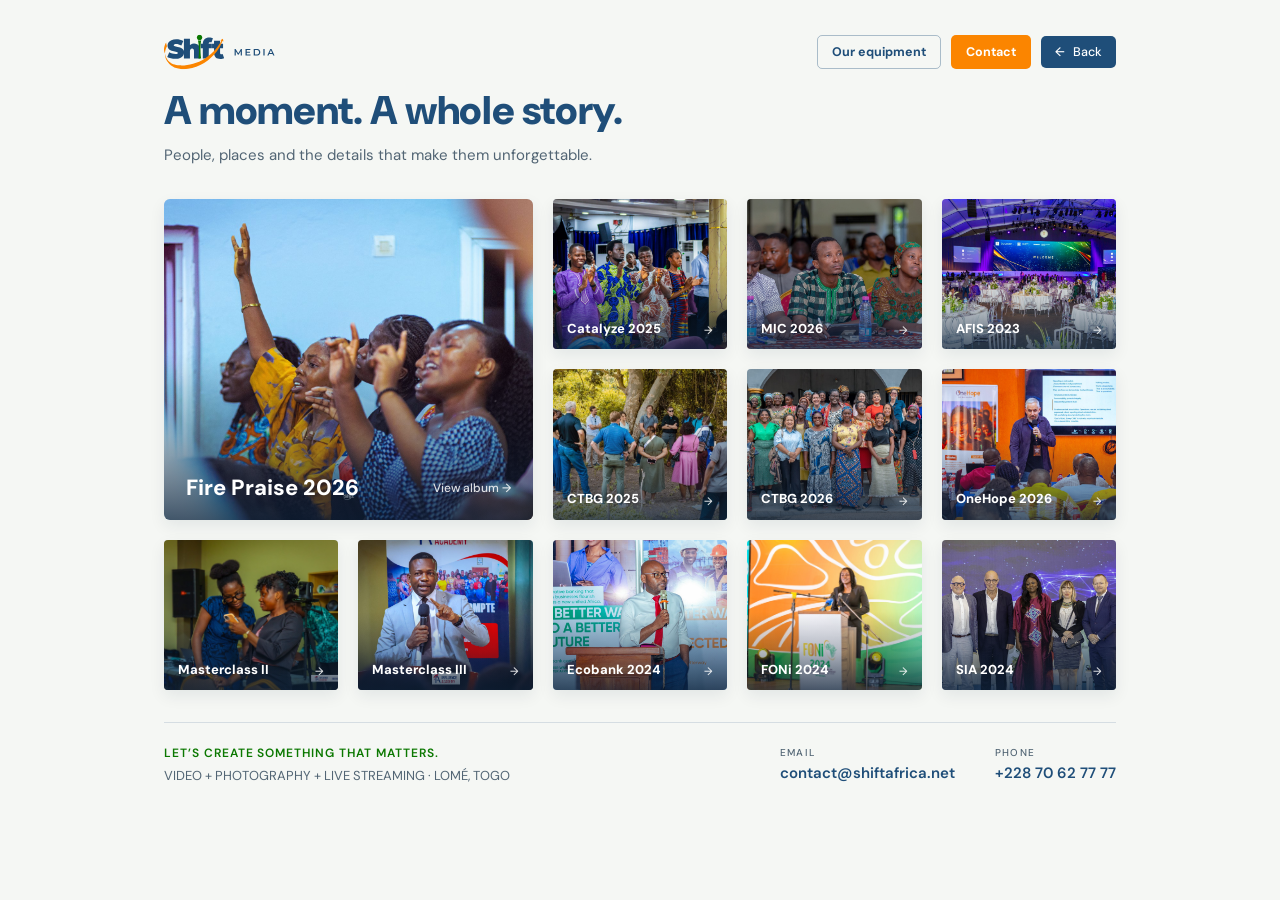
<file: photography.html>
<!doctype html>
<html lang="en">
<head>
  <meta charset="utf-8">
  <meta name="viewport" content="width=device-width, initial-scale=1, viewport-fit=cover">
  <title>Photography | SHIFT MEDIA</title>
  <meta name="description" content="Photo albums by SHIFT MEDIA: conferences, worship nights and field work across Togo and Benin.">
  <meta property="og:title" content="Photography | SHIFT MEDIA">
  <meta property="og:image" content="/assets/albums/fire-praise-2026/26.jpg">
  <link rel="icon" href="/assets/img/shift-media-logo.svg" type="image/svg+xml">
  <link rel="preconnect" href="https://fonts.googleapis.com">
  <link rel="preconnect" href="https://fonts.gstatic.com" crossorigin>
  <link href="https://fonts.googleapis.com/css2?family=DM+Sans:opsz,wght@9..40,400;9..40,500;9..40,600;9..40,700;9..40,800;9..40,900&display=swap" rel="stylesheet">
  <link rel="stylesheet" href="/assets/css/style.css">
</head>
<body>
  <main class="page page--photo">
    <header class="header">
      <a class="logo" href="/" aria-label="SHIFT MEDIA home"><img src="/assets/img/shift-media-logo.svg" alt="SHIFT MEDIA" width="186" height="74"></a>
      <nav class="header__nav"><a class="btn btn--outline" href="/equipment">Our equipment</a><a class="btn btn--orange" href="/#contact">Contact</a><a class="back" href="/"><span aria-hidden="true">←</span> Back</a></nav>
    </header>

    <section class="intro">
      <h1 class="headline">A moment. A whole story.</h1>
      <p class="lead lead--photo">People, places and the details that make them unforgettable.</p>
    </section>

    <section class="album-grid" id="album-grid" aria-label="Photo albums"></section>

    <footer class="footer">
      <div class="footer__line"></div>
      <div class="footer__row">
        <div class="footer__tagline">
          <span class="footer__slogan">Let’s create something that matters.</span>
          <span class="footer__place">Video + Photography + Live Streaming · Lomé, Togo</span>
        </div>
        <div class="footer__contacts">
          <div class="footer__item"><span class="footer__label">EMAIL</span><a class="footer__value" href="mailto:contact@shiftafrica.net">contact@shiftafrica.net</a></div>
          <div class="footer__item"><span class="footer__label">PHONE</span><a class="footer__value" href="tel:+22870627777">+228 70 62 77 77</a></div>
        </div>
      </div>
    </footer>
  </main>
  <script src="/assets/js/albums-data.js"></script>
  <script src="/assets/js/main.js" defer></script>
</body>
</html>
</file>
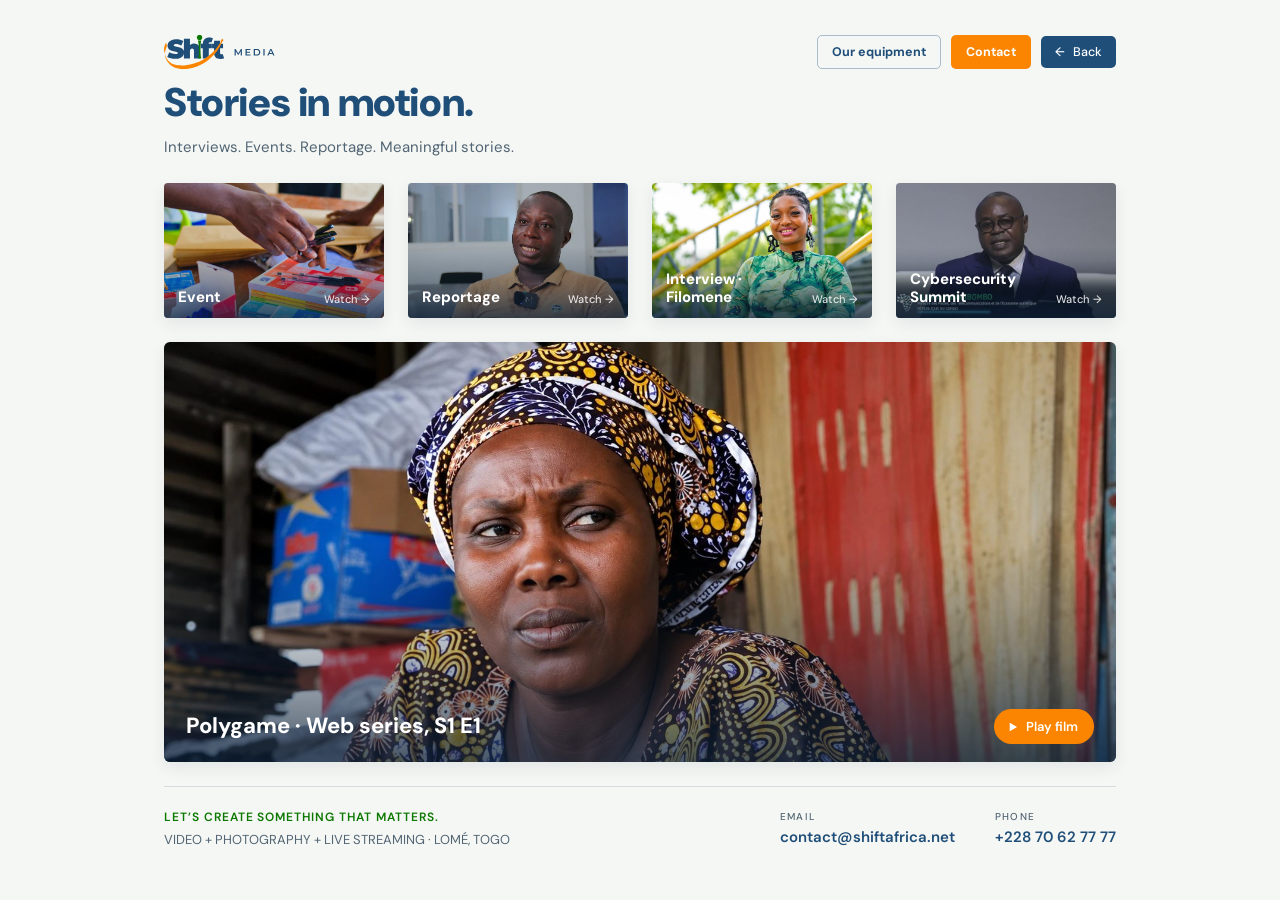
<file: videography.html>
<!doctype html>
<html lang="en">
<head>
  <meta charset="utf-8">
  <meta name="viewport" content="width=device-width, initial-scale=1, viewport-fit=cover">
  <title>Videography | SHIFT MEDIA</title>
  <meta name="description" content="Interviews, events and reportage filmed by SHIFT MEDIA.">
  <meta property="og:title" content="Videography | SHIFT MEDIA">
  <meta property="og:image" content="/assets/img/video-featured.jpg">
  <link rel="icon" href="/assets/img/shift-media-logo.svg" type="image/svg+xml">
  <link rel="preconnect" href="https://fonts.googleapis.com">
  <link rel="preconnect" href="https://fonts.gstatic.com" crossorigin>
  <link href="https://fonts.googleapis.com/css2?family=DM+Sans:opsz,wght@9..40,400;9..40,500;9..40,600;9..40,700;9..40,800;9..40,900&display=swap" rel="stylesheet">
  <link rel="stylesheet" href="/assets/css/style.css">
</head>
<body>
  <main class="page page--video">
    <header class="header">
      <a class="logo" href="/" aria-label="SHIFT MEDIA home"><img src="/assets/img/shift-media-logo.svg" alt="SHIFT MEDIA" width="186" height="74"></a>
      <nav class="header__nav"><a class="btn btn--outline" href="/equipment">Our equipment</a><a class="btn btn--orange" href="/#contact">Contact</a><a class="back" href="/"><span aria-hidden="true">←</span> Back</a></nav>
    </header>

    <section class="intro">
      <h1 class="headline">Stories in motion.</h1>
      <p class="lead">Interviews. Events. Reportage. Meaningful stories.</p>
    </section>

    <section class="video-grid" aria-label="Films">
      <a class="card" href="https://youtu.be/C06UZu6zvrA" target="_blank" rel="noopener">
        <img class="card__img" src="/assets/img/video-event.jpg" alt="">
        <span class="card__label"><span class="card__title">Event</span><span class="card__cue"><span class="card__cue-text">Watch </span>→</span></span>
      </a>
      <a class="card" href="https://youtu.be/Zq2Yok1MnKI" target="_blank" rel="noopener">
        <img class="card__img" src="/assets/img/video-reportage.jpg" alt="">
        <span class="card__label"><span class="card__title">Reportage</span><span class="card__cue"><span class="card__cue-text">Watch </span>→</span></span>
      </a>
      <a class="card" href="https://vimeo.com/1250368512" target="_blank" rel="noopener">
        <img class="card__img" src="/assets/img/video-field-interview.jpg" alt="" style="object-position: 50% 25%">
        <span class="card__label"><span class="card__title">Interview · Filomene</span><span class="card__cue"><span class="card__cue-text">Watch </span>→</span></span>
      </a>
      <a class="card" href="https://www.youtube.com/watch?v=jvKjvOvXl_I" target="_blank" rel="noopener">
        <img class="card__img" src="/assets/img/video-cybersecurity-summit.jpg" alt="" style="object-position: 50% 20%">
        <span class="card__label"><span class="card__title">Cybersecurity Summit</span><span class="card__cue"><span class="card__cue-text">Watch </span>→</span></span>
      </a>
    </section>

    <a class="card featured" href="https://vimeo.com/1250370667" target="_blank" rel="noopener">
      <img class="card__img" src="/assets/img/video-featured.jpg" alt="" style="object-position: 50% 18%">
      <span class="card__label">
        <span class="card__title">Polygame · Web series, S1 E1</span>
        <span class="play"><svg viewBox="0 0 12 12" aria-hidden="true"><path d="M2 1l9 5-9 5z" fill="currentColor"/></svg>Play film</span>
      </span>
    </a>

    <footer class="footer">
      <div class="footer__line"></div>
      <div class="footer__row">
        <div class="footer__tagline">
          <span class="footer__slogan">Let’s create something that matters.</span>
          <span class="footer__place">Video + Photography + Live Streaming · Lomé, Togo</span>
        </div>
        <div class="footer__contacts">
          <div class="footer__item"><span class="footer__label">EMAIL</span><a class="footer__value" href="mailto:contact@shiftafrica.net">contact@shiftafrica.net</a></div>
          <div class="footer__item"><span class="footer__label">PHONE</span><a class="footer__value" href="tel:+22870627777">+228 70 62 77 77</a></div>
        </div>
      </div>
    </footer>
  </main>
  <script src="/assets/js/main.js" defer></script>
</body>
</html>
</file>
<file: assets/css/style.css>
/* SHIFT MEDIA — portfolio styles
   Breakpoints match the Figma frames: desktop ≥1024px, tablet 640–1023px, phone <640px. */

:root {
  --blue: #1f4e79;
  --blue-dark: #173c5e;
  --green: #0b7800;
  --orange: #fb8500;
  --orange-dark: #e06e00;
  --grey: #526574;
  --bg: #f5f7f4;
  --navy: 13, 33, 56;
  --light-green: #99e080;

  --page-w: 1120px;
  --pad-x: 160px;
  --pad-top: 18px;
  --pad-bottom: 40px;
  --footer-air: 76px; /* breathing room under the footer on desktop, same on every page */
  --gap: 32px;

  --r-lg: 5px;
  --r-md: 4px;
  --r-xl: 6px;

  --shadow: 0 6px 16px rgba(18, 38, 64, 0.08);
  --shadow-hover: 0 20px 40px rgba(18, 38, 64, 0.22);
  --ease: cubic-bezier(0.22, 0.61, 0.36, 1);
}

*, *::before, *::after { box-sizing: border-box; }
/* No horizontal scrollbar anywhere; slim modern vertical scrollbar */
html, body { overflow-x: hidden; }
html { scrollbar-width: thin; scrollbar-color: var(--blue) transparent; }
::-webkit-scrollbar { width: 8px; height: 0; }
::-webkit-scrollbar-track { background: transparent; }
::-webkit-scrollbar-thumb {
  border-radius: 999px;
  background: linear-gradient(180deg, var(--blue), var(--green));
  border: 2px solid transparent; background-clip: padding-box;
}
::-webkit-scrollbar-thumb:hover { background: linear-gradient(180deg, var(--orange), var(--blue)); background-clip: padding-box; border: 2px solid transparent; }
html { -webkit-text-size-adjust: 100%; }
body {
  margin: 0;
  background: var(--bg);
  color: var(--blue);
  font-family: 'DM Sans', system-ui, -apple-system, 'Segoe UI', sans-serif;
  -webkit-font-smoothing: antialiased;
}
img { display: block; max-width: 100%; }
a { color: inherit; text-decoration: none; }
button { font: inherit; cursor: pointer; }
:focus-visible { outline: 3px solid var(--orange); outline-offset: 3px; }

/* ---------- Page frame ---------- */
.page {
  min-height: 100vh;
  min-height: 100dvh;
  width: 100%;
  max-width: calc(var(--page-w) + 2 * var(--pad-x));
  margin: 0 auto;
  padding: var(--pad-top) var(--pad-x) var(--pad-bottom);
  display: flex;
  flex-direction: column;
  gap: var(--gap);
}

/* ---------- Header ---------- */
.header {
  display: flex;
  align-items: center;
  justify-content: space-between;
  height: 40px;
  flex: none;
  margin-bottom: -16px; /* tighter space between logo and content */
}
.logo { display: block; transition: opacity 0s; }
.logo img { height: 38px; width: auto; }
.logo:hover { opacity: 0.8; }
.back {
  display: inline-flex;
  align-items: center;
  gap: 8px;
  padding: 9px 16px;
  border-radius: 5px;
  background: var(--blue);
  color: #fff;
  font-size: 14px;
  font-weight: 500;
}
.back:hover { background: var(--green); }

/* ---------- Intro (text hover = instant colour change, no motion) ---------- */
.intro { display: flex; flex-direction: column; gap: 12px; flex: none; }
.headline {
  margin: 0;
  font-weight: 900;
  font-size: 44px;
  line-height: 1.12;
  letter-spacing: -0.01em;
  color: var(--blue);
}
.headline--home { font-size: 56px; }
.headline:hover { color: var(--green); }
.lead {
  margin: 0;
  max-width: 648px;
  font-size: 17px;
  line-height: 1.45;
  color: var(--grey);
}
.lead:hover { color: var(--blue); }
.lead--photo:hover { color: var(--orange); }

/* ---------- Media card (shared by every photo/video tile) ---------- */
.card {
  position: relative;
  display: block;
  overflow: hidden;
  border-radius: var(--r-md);
  background: #d9e3ec;
  box-shadow: var(--shadow);
  transform: translateY(0);
  transition: transform 0.3s var(--ease), box-shadow 0.3s var(--ease);
  isolation: isolate;
}
.card__img {
  position: absolute; inset: 0;
  width: 100%; height: 100%;
  object-fit: cover;
  object-position: 50% 30%; /* keep faces/heads in frame */
  transition: transform 0.3s var(--ease);
}
.card::after { /* bottom-to-top fade */
  content: '';
  position: absolute; left: 0; right: 0; bottom: 0;
  height: 78%;
  background: linear-gradient(to top, rgba(var(--navy), 0.82) 0%, rgba(var(--navy), 0.4) 45%, rgba(var(--navy), 0) 100%);
  transition: opacity 0.3s var(--ease);
  z-index: 1;
}
.card::before { /* stronger fade revealed on hover */
  content: '';
  position: absolute; left: 0; right: 0; bottom: 0;
  height: 78%;
  background: linear-gradient(to top, rgba(var(--navy), 0.92) 0%, rgba(var(--navy), 0.55) 45%, rgba(var(--navy), 0) 100%);
  opacity: 0;
  transition: opacity 0.3s var(--ease);
  z-index: 1;
}
.card__label {
  position: absolute; left: 0; right: 0; bottom: 0;
  z-index: 3;
  display: flex;
  align-items: flex-end;
  justify-content: space-between;
  gap: 12px;
  padding: 20px 22px;
  color: #fff;
}
.card__title { margin: 0; font-weight: 800; font-size: 20px; line-height: 1.2; }
.card__cue { flex: none; font-size: 13px; font-weight: 500; opacity: 0.85; white-space: nowrap; }

@media all {
  .card:hover { transform: translateY(-10px); box-shadow: var(--shadow-hover); }
  .card:hover .card__img { transform: scale(1.08); }
  .card:hover::before { opacity: 1; }
  .card:hover .card__cue { color: var(--orange); opacity: 1; }
}

/* ---------- Home ---------- */
.home-cards {
  display: grid;
  grid-template-columns: 1fr 1fr;
  gap: 40px;
  flex: 1 1 auto;
  min-height: 300px;
  max-height: 600px;
}
.home-cards .card { border-radius: var(--r-lg); height: 100%; min-height: 300px; }
/* Tilted colour plate revealed behind the card on hover (green = video, orange = photo) */
.home-tile { position: relative; height: 100%; min-height: 0; isolation: isolate; }
.home-tile::before {
  content: ''; position: absolute; inset: 0; z-index: -1;
  border-radius: var(--r-lg);
  background: linear-gradient(135deg, var(--plate), var(--plate-2));
  opacity: 0; transform: rotate(0deg) scale(0.96);
  transform-origin: 50% 100%;
  transition: transform 0.45s var(--ease), opacity 0.3s var(--ease);
}
.home-tile--video { --plate: var(--green); --plate-2: #2f9a1e; --tilt: -5deg; }
.home-tile--photo { --plate: var(--orange); --plate-2: #ffa733; --tilt: 5deg; }
.home-tile:hover::before { opacity: 1; transform: rotate(var(--tilt)) scale(1.0) translateY(-6px); }
.home-cards .card__label { padding: 28px; align-items: center; }
.home-cards .card__title { font-size: 24px; }
.home-cards .card__cue { font-size: 14px; }

/* ---------- Videography ---------- */
.video-grid { display: grid; grid-template-columns: repeat(auto-fit, minmax(220px, 1fr)); gap: 24px; flex: none; }
.video-grid .card { height: 168px; }
.featured { flex: 1 1 auto; min-height: 220px; max-height: 480px; border-radius: var(--r-xl); }
.featured .card__label { padding: 32px 36px; align-items: center; }
.featured .card__title { font-size: 32px; }
.featured .card__cue { font-size: 15px; }

.play {
  display: inline-flex; align-items: center; gap: 10px;
  padding: 13px 24px 13px 20px;
  border-radius: 999px;
  background: var(--orange);
  color: #fff;
  font-size: 15px; font-weight: 600;
  transition: background-color 0.3s var(--ease), box-shadow 0.3s var(--ease);
}
.play svg { width: 12px; height: 12px; }
@media all {
  .featured:hover .play { background: var(--orange-dark); box-shadow: 0 6px 16px rgba(0, 0, 0, 0.25); }
}

/* Contribution badge + hover panel (Interview) */
.badge {
  position: absolute; top: 14px; left: 14px; z-index: 4;
  padding: 5px 10px;
  border: 0; border-radius: 4px;
  background: rgba(255, 255, 255, 0.92);
  color: var(--blue);
  font-size: 11px; font-weight: 600;
  transition: opacity 0.3s var(--ease);
}
.contribution {
  position: absolute; inset: 0; z-index: 2;
  padding: 18px;
  background: rgba(31, 78, 121, 0.94);
  color: #fff;
  opacity: 0;
  transition: opacity 0.3s var(--ease);
  pointer-events: none;
}
.contribution__eyebrow {
  display: block; margin-bottom: 6px;
  font-size: 10px; font-weight: 600; letter-spacing: 0.12em; text-transform: uppercase;
  color: var(--light-green);
}
.contribution__text { margin: 0; font-size: 14px; font-weight: 500; line-height: 1.4; max-width: 34ch; }
@media all {
  .card--contribution:hover .contribution { opacity: 1; }
  .card--contribution:hover .badge { opacity: 0; }
}
.card--contribution.is-open .contribution { opacity: 1; }
.card--contribution.is-open .badge { opacity: 0; }

/* ---------- Photography ---------- */
/* Bento: featured album large (2x2), two albums beside it, then rows of three */
.album-grid {
  display: grid; grid-template-columns: repeat(3, 1fr); grid-auto-rows: minmax(150px, 1fr);
  gap: 20px; flex: 1 1 auto; min-height: 0; max-height: 640px;
}
.album-card { height: 100%; min-height: 150px; width: 100%; border: 0; padding: 0; text-align: left; cursor: pointer; }
.album-card .card__label { padding: 14px 18px 16px; }
.album-card .card__title { font-size: 17px; line-height: 1.25; }
.album-card--featured { border-radius: var(--r-xl); }
.album-grid > .tilt--featured { grid-column: span 2; grid-row: span 2; }
.album-card--featured .card__label { padding: 28px 32px; align-items: center; }
.album-card--featured .card__title { font-size: 32px; }
.album-card--featured .card__cue { font-size: 15px; }
@media (min-width: 1024px) {
  .album-grid[data-count="7"] { grid-template-columns: repeat(4, 1fr); }
  .album-grid[data-count="7"] > :nth-child(6),
  .album-grid[data-count="7"] > :nth-child(7) { grid-column: span 2; }
  .album-grid[data-count="8"] { grid-template-columns: repeat(4, 1fr); }
  .album-grid[data-count="8"] > :nth-child(6) { grid-column: span 2; }
  .album-grid[data-count="12"] { grid-template-columns: repeat(5, 1fr); }
}
.album-card .card__cue { font-size: 14px; }
button.card { font: inherit; color: inherit; border: 0; padding: 0; width: 100%; text-align: left; cursor: pointer; }
.badge { cursor: pointer; }

/* ---------- Lighter labels on Videography & Photography cards (less image covered) ---------- */
.page--video .card::after, .page--photo .card::after { height: 52%; background: linear-gradient(to top, rgba(var(--navy), 0.75) 0%, rgba(var(--navy), 0.3) 50%, rgba(var(--navy), 0) 100%); }
.page--video .card::before, .page--photo .card::before { height: 52%; }
.page--video .card__label, .page--photo .card__label { padding: 12px 14px; }
.page--video .card__title, .page--photo .card__title { font-size: 15px; font-weight: 800; }
.page--video .card__cue, .page--photo .card__cue { font-size: 11px; }
.page--video .featured .card__label, .page--photo .album-card--featured .card__label { padding: 18px 22px; }
.page--video .featured .card__title, .page--photo .album-card--featured .card__title { font-size: 22px; }
.page--video .featured .card__cue, .page--photo .album-card--featured .card__cue { font-size: 12px; }
.page--video .play { padding: 9px 16px 9px 14px; font-size: 13px; gap: 8px; }
.page--video .play svg { width: 10px; height: 10px; }
.page--video .badge { top: 10px; left: 10px; font-size: 10px; padding: 4px 8px; }
.page--video .contribution { padding: 14px; }
.page--video .contribution__text { font-size: 12.5px; }
.page--photo .album-card .card__title { font-size: 13px; line-height: 1.25; }
.page--photo .album-card--featured .card__title { font-size: 22px; }

/* Album cards: short name at rest; on hover the name hides and a darkened-blue veil shows the full title + description */
.album-info {
  position: absolute; inset: 0; z-index: 4;
  display: flex; flex-direction: column; justify-content: center; gap: clamp(2px, 0.6vh, 6px);
  padding: clamp(8px, 1.6vh, 18px) clamp(12px, 1.3vw, 20px);
  background:
    linear-gradient(180deg, rgba(13, 33, 56, 0.55) 0%, rgba(20, 52, 84, 0.72) 55%, rgba(13, 33, 56, 0.86) 100%);
  -webkit-backdrop-filter: saturate(0.85); backdrop-filter: saturate(0.85);
  color: #fff;
  opacity: 0; transition: opacity 0.3s var(--ease); pointer-events: none;
}
.album-info__title {
  font-size: clamp(10.5px, 0.85vw, 13px); font-weight: 800; line-height: 1.22; color: #fff;
  display: -webkit-box; -webkit-box-orient: vertical; -webkit-line-clamp: 2; overflow: hidden;
}
.album-info__text {
  font-size: clamp(10.5px, min(0.85vw, 1.6vh), 12.5px); font-weight: 500; line-height: 1.38; color: rgba(255, 255, 255, 0.92);
  display: -webkit-box; -webkit-box-orient: vertical; -webkit-line-clamp: 3; overflow: hidden;
}
.album-card--featured .album-info { padding: clamp(18px, 2vw, 30px); gap: 10px; }
.album-card--featured .album-info__title { font-size: clamp(16px, 1.5vw, 22px); }
.album-card--featured .album-info__text { font-size: clamp(13px, 1.05vw, 16px); max-width: 46ch; -webkit-line-clamp: 5; }
.album-card .card__label { transition: opacity 0.25s var(--ease); }
.album-card:hover .album-info, .album-card:focus-visible .album-info { opacity: 1; }
.album-card:hover .card__label, .album-card:focus-visible .card__label { opacity: 0; }
@media (max-width: 1023px) { .album-info { display: none; } }

/* Subtle tilted colour plate (Videography & Photography) */
.tilt { position: relative; display: flex; flex-direction: column; min-width: 0; min-height: 0; isolation: isolate; }
.tilt > .card { flex: 1 1 auto; }
.tilt::before {
  content: ''; position: absolute; inset: 0; z-index: -1; border-radius: var(--r-md);
  background: linear-gradient(135deg, var(--plate), var(--plate-2));
  opacity: 0; transform: rotate(0deg) scale(0.97); transform-origin: 50% 100%;
  transition: transform 0.45s var(--ease), opacity 0.3s var(--ease);
}
.tilt--green { --plate: var(--green); --plate-2: #2f9a1e; --tilt: -2.5deg; }
.tilt--orange { --plate: var(--orange); --plate-2: #ffa733; --tilt: 2.5deg; }
.tilt--featured { --tilt: -1.2deg; }
.tilt--featured.tilt--orange { --tilt: 1.2deg; }
.tilt:hover::before { opacity: 0.9; transform: rotate(var(--tilt)) translateY(-4px); }

/* ---------- Partners ("They trusted us") — continuous marquee ---------- */
.partners { flex: none; display: flex; flex-direction: column; align-items: center; gap: 16px; }
.partners__label {
  margin: 0; display: flex; align-items: center; gap: 14px;
  font-size: 13px; font-weight: 800; letter-spacing: 0.22em; text-transform: uppercase; color: var(--blue);
}
.partners__label::before, .partners__label::after { content: ''; width: 44px; height: 2px; border-radius: 2px; background: linear-gradient(90deg, var(--green), var(--orange)); }
.partners__label::after { background: linear-gradient(90deg, var(--orange), var(--green)); }
.partners__viewport {
  width: 100%; overflow: hidden; padding: 6px 0;
  -webkit-mask-image: linear-gradient(90deg, transparent, #000 10%, #000 90%, transparent);
  mask-image: linear-gradient(90deg, transparent, #000 10%, #000 90%, transparent);
}
.partners__track {
  --gap: 64px;
  list-style: none; margin: 0; padding: 0; width: max-content;
  display: flex; align-items: center; gap: var(--gap);
  animation: partners-scroll 32s linear infinite;
}
.partners__viewport:hover .partners__track { animation-play-state: paused; }
.partners__track li { flex: none; display: flex; align-items: center; }
.partners__track img {
  height: calc(var(--h, 40px) * 0.8); width: auto; max-width: 150px; object-fit: contain;
  filter: none; opacity: 1;
  transition: filter 0.3s var(--ease), opacity 0.3s var(--ease), transform 0.3s var(--ease);
}
.partners__track img:hover { transform: scale(1.08); }
@keyframes partners-scroll { from { transform: translateX(0); } to { transform: translateX(calc(-50% - var(--gap) / 2)); } }
@media (max-width: 1023px) {
  .partners__track { --gap: 44px; animation-duration: 26s; }
  .partners__track img { height: calc(var(--h, 40px) * 0.72); }
  .partners__label { font-size: 12px; }
  .partners__label::before, .partners__label::after { width: 28px; }
}

/* ---------- Footer ---------- */
.footer { flex: none; display: flex; flex-direction: column; gap: 22px; margin-bottom: var(--footer-air); }
.footer__line { height: 1px; background: rgba(31, 78, 121, 0.15); }
.footer__row {
  display: flex; flex-wrap: wrap; align-items: center; justify-content: space-between;
  column-gap: 24px; row-gap: 18px;
}
.footer__tagline { display: flex; flex-direction: column; gap: 6px; min-width: 440px; }
.footer__slogan { font-size: 12px; font-weight: 600; letter-spacing: 0.08em; color: var(--green); text-transform: uppercase; }
.footer__place { font-size: 13px; color: var(--grey); text-transform: uppercase; }
.footer__contacts { display: flex; gap: 40px; flex-wrap: wrap; }
.footer__item { display: flex; flex-direction: column; gap: 4px; }
.footer__label { font-size: 10px; font-weight: 500; letter-spacing: 0.12em; color: var(--grey); }
.footer__value { font-size: 15px; font-weight: 600; color: var(--blue); }
.footer__value:hover { color: var(--green); }

/* ---------- Album popup ---------- */
body.no-scroll { overflow: hidden; }
.modal {
  position: fixed; inset: 0; z-index: 50;
  display: flex; align-items: center; justify-content: center;
  padding: 50px 24px;
  background: rgba(8, 18, 28, 0.82);
  opacity: 0; visibility: hidden;
  transition: opacity 0.25s var(--ease), visibility 0.25s;
}
.modal.is-open { opacity: 1; visibility: visible; }
.modal__panel {
  width: 100%; max-width: var(--page-w);
  max-height: 100%;
  display: flex; flex-direction: column; gap: 20px;
  padding: 28px 32px;
  border-radius: var(--r-xl);
  background: var(--bg);
}
.modal__head { display: flex; align-items: center; justify-content: space-between; gap: 16px; }
.modal__title { margin: 0; font-size: 28px; font-weight: 800; color: var(--blue); line-height: 1.15; }
.modal__meta { margin: 4px 0 0; font-size: 14px; color: var(--grey); }
.round-btn {
  flex: none;
  width: 44px; height: 44px; border-radius: 50%;
  display: inline-flex; align-items: center; justify-content: center;
  border: 0; background: var(--blue); color: #fff;
}
.round-btn svg { width: 16px; height: 16px; }
.round-btn:hover { background: var(--green); }
.modal__scroll { overflow-y: auto; overflow-x: hidden; overscroll-behavior: contain; scrollbar-gutter: stable; scrollbar-width: thin; scrollbar-color: var(--blue) transparent; margin-right: -14px; padding-right: 6px; }
.mosaic { display: flex; flex-direction: column; gap: 12px; }
.mosaic__row { display: flex; gap: 12px; }
.mosaic__tile {
  position: relative; flex: none; overflow: hidden;
  padding: 0; border: 0; border-radius: 3px;
  background: #d9e3ec; cursor: zoom-in;
}
.mosaic__tile img { width: 100%; height: 100%; object-fit: cover; transition: transform 0.3s var(--ease); }
@media all { .mosaic__tile:hover img { transform: scale(1.04); } }

/* ---------- Photo viewer ---------- */
.viewer {
  position: fixed; inset: 0; z-index: 60;
  display: flex; align-items: center; justify-content: center;
  background: rgba(5, 10, 18, 0.97);
  opacity: 0; visibility: hidden;
  transition: opacity 0.2s var(--ease), visibility 0.2s;
}
.viewer.is-open { opacity: 1; visibility: visible; }
.viewer__img {
  max-width: min(1160px, calc(100vw - 200px));
  max-height: calc(100vh - 180px);
  max-height: calc(100dvh - 180px);
  border-radius: 4px;
  object-fit: contain;
  user-select: none;
}
.viewer__top { position: absolute; top: 30px; left: 40px; right: 40px; display: flex; justify-content: space-between; align-items: flex-start; color: #fff; }
.viewer__album { margin: 0; font-size: 16px; font-weight: 800; }
.viewer__count { margin: 4px 0 0; font-size: 14px; opacity: 0.7; }
.ghost-btn {
  width: 44px; height: 44px; border-radius: 50%;
  display: inline-flex; align-items: center; justify-content: center;
  border: 1px solid rgba(255, 255, 255, 0.35);
  background: rgba(255, 255, 255, 0.12); color: #fff;
}
.ghost-btn:hover { background: rgba(255, 255, 255, 0.24); }
.ghost-btn svg { width: 18px; height: 18px; }
.viewer__nav { position: absolute; top: 50%; transform: translateY(-50%); width: 56px; height: 56px; }
.viewer__prev { left: 40px; }
.viewer__next { right: 40px; }

/* ---------- Header nav ---------- */
.header__nav { display: flex; align-items: center; gap: 18px; }
.nav-link { font-size: 14px; font-weight: 700; color: var(--blue); position: relative; padding: 4px 0; }
.nav-link::after { content: ''; position: absolute; left: 0; right: 0; bottom: 0; height: 2px; border-radius: 2px; background: linear-gradient(90deg, var(--green), var(--orange)); transform: scaleX(0); transform-origin: left; transition: transform 0.3s var(--ease); }
.nav-link:hover { color: var(--green); }
.nav-link:hover::after { transform: scaleX(1); }

/* ---------- About ---------- */
.page--about { }
.mv {
  position: relative; flex: none; overflow: hidden; isolation: isolate;
  border-radius: var(--r-xl); box-shadow: var(--shadow);
  background: linear-gradient(120deg, #0d2138, #1f4e79 45%, #143454 70%, #0d2138);
  background-size: 220% 220%;
  animation: mv-shift 14s ease-in-out infinite alternate;
}
.mv__glow { position: absolute; z-index: -1; width: 340px; height: 340px; border-radius: 50%; filter: blur(70px); opacity: 0.45; }
.mv__glow--green { background: var(--green); left: -80px; top: -140px; animation: mv-float-a 11s ease-in-out infinite alternate; }
.mv__glow--orange { background: var(--orange); right: -90px; bottom: -170px; animation: mv-float-b 13s ease-in-out infinite alternate; }
.mv__inner { display: grid; grid-template-columns: 1fr auto 1fr; gap: 36px; padding: clamp(20px, 4.2vh, 46px) 34px; }
.mv__divider { width: 1px; background: linear-gradient(180deg, transparent, rgba(255, 255, 255, 0.4), transparent); }
.mv__eyebrow { margin: 0 0 8px; display: flex; align-items: center; gap: 10px; font-size: 12px; font-weight: 800; letter-spacing: 0.2em; text-transform: uppercase; }
.mv__item--mission .mv__eyebrow { color: var(--light-green); }
.mv__item--vision .mv__eyebrow { color: #ffb257; }
.mv__eyebrow::after { content: ''; height: 2px; border-radius: 2px; background: currentColor; width: 0; animation: mv-line 1.1s var(--ease) 0.5s forwards; }
.mv__text { margin: 0; font-size: clamp(14px, 1.9vh, 17px); line-height: 1.55; font-weight: 500; color: #fff; }
.mv__item { opacity: 0; transform: translateY(14px); animation: mv-in 0.8s var(--ease) forwards; }
.mv__item--vision { animation-delay: 0.25s; }
@keyframes mv-shift { from { background-position: 0% 50%; } to { background-position: 100% 50%; } }
@keyframes mv-float-a { from { transform: translate(0, 0); } to { transform: translate(260px, 60px); } }
@keyframes mv-float-b { from { transform: translate(0, 0); } to { transform: translate(-280px, -50px); } }
@keyframes mv-in { to { opacity: 1; transform: none; } }
@keyframes mv-line { to { width: 40px; } }
.team { flex: none; display: flex; flex-direction: column; gap: 18px; min-height: 0; }
.team__title { margin: 0; font-size: 22px; font-weight: 900; color: var(--blue); }
.team__grid { display: grid; grid-template-columns: repeat(auto-fit, minmax(140px, 1fr)); gap: 18px; }
.member { aspect-ratio: 1 / 1; height: auto; }
.member__placeholder { position: absolute; inset: 0; display: flex; align-items: center; justify-content: center; background: linear-gradient(135deg, #dfe8f0, #c3d2df); font-size: 54px; font-weight: 900; color: rgba(31, 78, 121, 0.3); letter-spacing: 0.04em; }
.member .card__img { object-position: 50% 20%; }
.member .card__label { padding: 14px 16px; }
.member .card__title { font-size: 16px; }
.member .card__cue svg { width: 14px; height: 14px; display: block; }
.member__info {
  position: absolute; inset: 0; z-index: 4;
  display: flex; flex-direction: column; justify-content: flex-end; gap: 3px; padding: 12px;
  background: linear-gradient(180deg, rgba(13, 33, 56, 0.25) 0%, rgba(20, 52, 84, 0.7) 45%, rgba(13, 33, 56, 0.92) 100%);
  color: #fff; opacity: 0; transition: opacity 0.3s var(--ease);
}
.member__name { font-size: 15px; font-weight: 800; line-height: 1.2; }
.member__role { font-size: 10.5px; font-weight: 700; letter-spacing: 0.06em; line-height: 1.35; text-transform: uppercase; color: var(--light-green); }
.member__cta { margin-top: 8px; display: inline-flex; align-items: center; gap: 6px; align-self: flex-start; white-space: nowrap; padding: 5px 8px; border-radius: var(--r-md); background: #0a66c2; font-size: 10.5px; font-weight: 700; transition: background 0.25s var(--ease); }
.member__cta svg { width: 13px; height: 13px; }
.member:hover .member__info, .member:focus-visible .member__info { opacity: 1; }
.member:hover .card__label, .member:focus-visible .card__label { opacity: 0; }
.member .card__label { transition: opacity 0.25s var(--ease); }
.member:hover .member__cta { background: var(--orange); }
@media (max-width: 1023px) { .team__grid { grid-template-columns: repeat(2, 1fr); } }
@media (max-width: 639px) { .team__grid { gap: 12px; } .member__info { padding: 12px; } .member__name { font-size: 15px; } .member__role { font-size: 10.5px; } .member__cta { font-size: 11px; padding: 6px 9px; } }
@media (max-width: 1023px) { .mv__inner { grid-template-columns: 1fr; gap: 20px; padding: 24px 22px; } .mv__divider { width: auto; height: 1px; background: linear-gradient(90deg, transparent, rgba(255,255,255,.35), transparent); } .mv__text { font-size: 15.5px; } }
@media (max-width: 639px) { .nav-link { font-size: 13px; } .header__nav { gap: 12px; } }

/* =========================================================
   Desktop: fill one screen, featured block takes the rest
   ========================================================= */
/* Desktop: every page fits exactly one screen (no scrolling), whatever the screen height */
@media (min-width: 1024px) {
  :root { --footer-air: clamp(12px, calc(100dvh - 824px), 76px); }
  .page { height: 100vh; height: 100dvh; min-height: 560px; }
  .home-cards { flex: 1 1 0; min-height: 200px; max-height: none; }
  .page--home { --gap: 24px; --footer-air: 12px; }
  .page--home .headline--home { font-size: clamp(36px, 5.4vh, 48px); }
  .page--home .lead { font-size: 15px; line-height: 1.45; }
  .page--home .intro { gap: 8px; margin-top: -4px; margin-bottom: 14px; }
  .headline { font-size: 40px; }
  .lead { font-size: 15px; }
  .page--home .partners { gap: 10px; }
  .page--home .partners__viewport { padding: 2px 0; }
  .home-cards .card { min-height: 0; }
  .featured { flex: 1 1 0; min-height: 120px; }
  .page > .tilt--featured { flex: 1 1 0; min-height: 120px; max-height: 560px; }
  .page--video { --gap: 24px; --footer-air: 12px; }
  .page--video .video-grid .card { height: clamp(110px, 15vh, 150px); }
  .tilt--featured > .featured { min-height: 0; max-height: none; }
  .album-grid { flex: 1 1 0; min-height: 260px; grid-auto-rows: minmax(0, 1fr); }
  .album-grid[data-count="7"], .album-grid[data-count="8"], .album-grid[data-count="12"] { grid-template-rows: repeat(3, minmax(0, 1fr)); }
  .album-card { min-height: 0; }
  .page--about { --gap: 22px; --footer-air: 12px; }
  .page--about .team { flex: 1 1 0; min-height: 190px; gap: 12px; justify-content: flex-start; }
  .page--about .team__title { font-size: 19px; }
  .page--about .team__grid { flex: 1 1 0; min-height: 0; grid-auto-rows: minmax(0, 1fr); max-height: clamp(180px, 31vh, 320px); }
  .page--about .member { aspect-ratio: auto; height: 100%; }
}
@media (min-width: 1024px) and (max-width: 1439px) {
  :root { --pad-x: clamp(40px, 11vw, 160px); }
}

/* =========================================================
   Tablet 640–1023px (Figma: 768 frames)
   ========================================================= */
@media (max-width: 1023px) {
  :root { --pad-x: 40px; --pad-top: 16px; --pad-bottom: 32px; --gap: 28px; --footer-air: 0px; }
  .logo img { height: 34px; }
  .header { height: 36px; margin-bottom: -14px; }
  .page { min-height: 0; }
  .headline, .headline--home { font-size: 40px; }
  .lead { font-size: 16px; }
  .home-cards { flex: none; gap: 20px; min-height: 0; }
  .home-cards .card { height: 250px; min-height: 0; }
  .home-cards .card__label { padding: 20px 22px; }
  .home-cards .card__title { font-size: 22px; }
  .video-grid { grid-template-columns: 1fr 1fr; gap: 16px; }
  .video-grid .card { height: 150px; }
  .video-grid .card__label { padding: 16px 16px; }
  .video-grid .card__title { font-size: 18px; }
  .featured { flex: none; height: 320px; min-height: 0; }
  .featured .card__label { padding: 24px 26px; }
  .featured .card__title { font-size: 28px; }
  .album-grid { grid-template-columns: 1fr 1fr; grid-auto-rows: auto; flex: none; max-height: none; }
  .album-card { height: 180px; }
  .album-grid > .tilt--featured { grid-column: 1 / -1; grid-row: auto; }
  .album-card--featured { height: 300px; }
  .album-card--featured .card__label { padding: 24px 26px; }
  .album-card--featured .card__title { font-size: 28px; }
  .album-grid > :last-child:nth-child(even) { grid-column: 1 / -1; }
  .footer__tagline { min-width: 100%; }
  .modal { padding: 32px 20px; }
  .modal__panel { padding: 22px 22px; }
  .modal__title { font-size: 24px; }
  .viewer__img { max-width: calc(100vw - 48px); max-height: calc(100vh - 220px); max-height: calc(100dvh - 220px); }
  .viewer__top { top: 20px; left: 20px; right: 20px; }
  .viewer__nav { top: auto; bottom: 28px; transform: none; }
  .viewer__prev { left: calc(50% - 72px); }
  .viewer__next { right: calc(50% - 72px); }
}

/* =========================================================
   Phone <640px (Figma: 390 frames)
   ========================================================= */
@media (max-width: 639px) {
  :root { --pad-x: 20px; --pad-top: 14px; --pad-bottom: 24px; --gap: 24px; --footer-air: 0px; }
  .logo img { height: 30px; }
  .header { height: 34px; margin-bottom: -12px; }
  .back { padding: 8px 14px; font-size: 13px; }
  .headline, .headline--home { font-size: 30px; }
  .lead { font-size: 15px; }
  .home-cards { grid-template-columns: 1fr; gap: 16px; }
  .home-cards .card { height: 220px; }
  .video-grid { grid-template-columns: 1fr; }
  .video-grid .card { height: 190px; }
  .video-grid .card__cue-text { display: inline; }
  .featured { height: 260px; }
  .featured .card__label { padding: 20px; top: 0; align-items: flex-end; }
  .featured .card__title { font-size: 22px; }
  .featured .play { position: absolute; top: 18px; right: 18px; padding: 10px 18px 10px 16px; font-size: 14px; }
  .album-grid { gap: 12px; }
  .album-card { height: 160px; min-height: 0; }
  .album-card .card__label { padding: 12px 12px 14px; }
  .album-card .card__title { font-size: 14px; }
  .album-card--featured { height: 240px; }
  .album-card--featured .card__label { padding: 20px; }
  .album-card--featured .card__title { font-size: 22px; }
  .footer__contacts { gap: 28px; }
  .modal { padding: 0; align-items: stretch; }
  .modal__panel { border-radius: 0; padding: 18px 16px; max-height: none; height: 100%; }
  .modal__title { font-size: 20px; }
  .modal__meta { font-size: 13px; }
  .mosaic, .mosaic__row { gap: 8px; }
  .viewer__img { max-width: 100vw; border-radius: 0; }
  .viewer__album { font-size: 14px; }
}

@media (min-width: 1024px) and (max-width: 1340px) { .member__cta .cta-long { display: none; } }

/* Team portraits: original photos, framed from the top so there is space above the head */
.member:has(.member__img) .member__placeholder { display: none; }
.member .member__img { object-fit: cover; object-position: 50% 0%; }

/* ---------- Equipment (About) ---------- */
.team__head { display: flex; align-items: center; justify-content: space-between; gap: 16px; }
.eq-open { border: 0; padding: 8px 14px; border-radius: var(--r-md); background: var(--green); color: #fff; font-size: 13px; font-weight: 700; display: inline-flex; gap: 8px; align-items: center; transition: background 0.25s var(--ease); }
.eq-open:hover { background: var(--orange); }
.eq { position: fixed; inset: 0; z-index: 70; display: flex; align-items: center; justify-content: center; padding: 32px 20px; background: rgba(8, 18, 28, 0.78); opacity: 0; transition: opacity 0.25s var(--ease); }
.eq.is-open { opacity: 1; }
.eq__panel { width: 100%; max-width: 1040px; max-height: 100%; overflow-y: auto; padding: 28px 32px 32px; border-radius: var(--r-xl); background: var(--bg); transform: translateY(14px); transition: transform 0.3s var(--ease); }
.eq.is-open .eq__panel { transform: none; }
.eq__top { display: flex; justify-content: space-between; align-items: flex-start; gap: 16px; margin-bottom: 22px; }
.eq__title { margin: 0; font-size: 26px; font-weight: 900; color: var(--blue); }
.eq__lead { margin: 4px 0 0; font-size: 14px; color: var(--grey); }
.eq__grid { display: grid; grid-template-columns: repeat(auto-fill, minmax(220px, 1fr)); gap: 16px; }
.eq__group { background: #fff; border-radius: var(--r-md); padding: 16px 18px; box-shadow: var(--shadow); border-top: 3px solid var(--green); }
.eq__group:nth-child(even) { border-top-color: var(--orange); }
.eq__cat { margin: 0 0 10px; font-size: 12px; font-weight: 800; letter-spacing: 0.14em; text-transform: uppercase; color: var(--blue); }
.eq__group ul { margin: 0; padding: 0; list-style: none; display: flex; flex-direction: column; gap: 7px; }
.eq__group li { font-size: 14px; line-height: 1.35; color: var(--blue); padding-left: 14px; position: relative; }
.eq__group li::before { content: ''; position: absolute; left: 0; top: 0.55em; width: 6px; height: 6px; border-radius: 50%; background: var(--green); }
.eq__group:nth-child(even) li::before { background: var(--orange); }
.eq__group small { display: block; font-size: 12px; color: var(--grey); }
@media (max-width: 639px) { .eq { padding: 0; align-items: stretch; } .eq__panel { border-radius: 0; max-height: none; padding: 20px 16px; } .eq__title { font-size: 22px; } }
.eq[hidden] { display: none; }

/* ---------- About section on the home page (below the partners) ---------- */
.page--about-home { --gap: 28px; padding-top: 48px; }
.page--about-home .about-intro .headline { font-size: 34px; }
.page--about-home .team { gap: 14px; }
.page--about-home .team__title { font-size: 20px; }
.page--about-home .member { aspect-ratio: 3 / 4; }
@media (min-width: 1024px) {
  .page--about-home { height: auto !important; min-height: 0 !important; --footer-air: 40px; }
  .page--home { padding-bottom: 28px; }
}
@media (max-width: 1023px) { .page--about-home { padding-top: 32px; } .page--about-home .about-intro .headline { font-size: 28px; } }

/* ---------- Equipment page ---------- */
.page--equipment { height: auto !important; }
.eq-chips { flex: none; display: flex; flex-wrap: wrap; gap: 8px; }
.eq-chip { border: 1px solid rgba(31, 78, 121, 0.2); background: #fff; color: var(--blue); padding: 7px 14px; border-radius: 999px; font-size: 13px; font-weight: 700; transition: background 0.2s var(--ease), color 0.2s var(--ease), border-color 0.2s var(--ease); }
.eq-chip:hover { border-color: var(--green); color: var(--green); }
.eq-chip.is-active { background: var(--blue); border-color: var(--blue); color: #fff; }
.gear-grid { flex: none; display: grid; grid-template-columns: repeat(auto-fill, minmax(200px, 1fr)); gap: 18px; }
.gear { position: relative; aspect-ratio: 4 / 3.4; border-radius: var(--r-md); overflow: hidden; box-shadow: var(--shadow); background: #fff; transition: transform 0.3s var(--ease), box-shadow 0.3s var(--ease); outline: none; }
.gear[hidden] { display: none; }
.gear:hover, .gear:focus-visible { transform: translateY(-6px); box-shadow: var(--shadow-hover); }
.gear__media { position: absolute; inset: 0; display: flex; align-items: center; justify-content: center; }
.gear--green .gear__media { background: radial-gradient(120% 100% at 50% 20%, #eef6ec 0%, #d6e9d2 100%); color: var(--green); }
.gear--orange .gear__media { background: radial-gradient(120% 100% at 50% 20%, #fff4e8 0%, #fbe0c2 100%); color: var(--orange-dark); }
.gear__media img { width: 100%; height: 100%; object-fit: cover; }
.gear__icon { width: 44%; height: auto; transition: transform 0.4s var(--ease); }
.gear:hover .gear__icon { transform: scale(1.08); }
.gear__label { position: absolute; left: 0; right: 0; bottom: 0; display: flex; justify-content: space-between; align-items: baseline; gap: 8px; padding: 10px 12px; background: linear-gradient(to top, rgba(255,255,255,.96), rgba(255,255,255,.8)); transition: opacity 0.25s var(--ease); }
.gear__name { font-size: 14px; font-weight: 800; color: var(--blue); line-height: 1.25; }
.gear__qty { flex: none; font-size: 12px; font-weight: 700; color: var(--grey); }
.gear__info { position: absolute; inset: 0; display: flex; flex-direction: column; justify-content: flex-end; gap: 5px; padding: 14px; color: #fff;
  background: linear-gradient(180deg, rgba(13,33,56,.35) 0%, rgba(20,52,84,.78) 40%, rgba(13,33,56,.95) 100%); opacity: 0; transition: opacity 0.3s var(--ease); }
.gear:hover .gear__info, .gear:focus-visible .gear__info { opacity: 1; }
.gear:hover .gear__label, .gear:focus-visible .gear__label { opacity: 0; }
.gear__cat { font-size: 10px; font-weight: 800; letter-spacing: .14em; text-transform: uppercase; color: var(--light-green); }
.gear--orange .gear__cat { color: #ffb257; }
.gear__title { font-size: 15px; font-weight: 800; line-height: 1.2; }
.gear__title em { font-style: normal; font-weight: 600; opacity: .75; font-size: 12px; }
.gear__desc { font-size: 12.5px; line-height: 1.45; color: rgba(255,255,255,.92); }
@media (max-width: 639px) { .gear-grid { grid-template-columns: 1fr 1fr; gap: 12px; } .gear__name { font-size: 12.5px; } .gear__desc { font-size: 11.5px; } .gear__info { padding: 10px; } }

/* =========================================================
   Home v2: hero video · partners · library · mission & vision · people · contact
   ========================================================= */
.hero-video { position: relative; flex: 1 1 auto; min-height: 260px; border-radius: var(--r-xl); overflow: hidden; background: #0d2138; box-shadow: var(--shadow); isolation: isolate; }
.hero-video__poster { position: absolute; inset: 0; width: 100%; height: 100%; object-fit: cover; object-position: 50% 30%; z-index: -2; }
.hero-video__frame { position: absolute; top: 50%; left: 50%; width: max(100%, calc(var(--hv-h, 100%) * 16 / 9)); aspect-ratio: 16 / 9; min-height: 100%; transform: translate(-50%, -50%); border: 0; pointer-events: none; z-index: -1; }
.hero-video__shade { position: absolute; inset: 0; background: linear-gradient(to top, rgba(13, 33, 56, 0.55), rgba(13, 33, 56, 0) 45%); pointer-events: none; }
.hero-video__cta { position: absolute; left: 24px; bottom: 22px; display: inline-flex; align-items: center; gap: 10px; padding: 10px 18px 10px 10px; border-radius: 999px; background: rgba(255, 255, 255, 0.14); border: 1px solid rgba(255, 255, 255, 0.35); color: #fff; font-size: 14px; font-weight: 700; -webkit-backdrop-filter: blur(8px); backdrop-filter: blur(8px); transition: background 0.25s var(--ease); }
.hero-video__cta:hover { background: var(--orange); border-color: var(--orange); }
.hero-video__play { width: 30px; height: 30px; border-radius: 50%; background: var(--orange); display: inline-flex; align-items: center; justify-content: center; }
.hero-video__play svg { width: 11px; height: 11px; margin-left: 2px; }
.hero-video__cta:hover .hero-video__play { background: #fff; color: var(--orange); }

.section-title { margin: 0 0 18px; font-size: 26px; font-weight: 900; color: var(--blue); letter-spacing: -0.01em; display: flex; align-items: center; gap: 14px; }
.section-title::after { content: ''; flex: 0 0 48px; height: 3px; border-radius: 3px; background: linear-gradient(90deg, var(--green), var(--orange)); }
.page--home-more { --gap: 72px; padding-top: 56px; height: auto !important; min-height: 0 !important; }

/* Library: two 16:9 cards, a bit reduced */
.library__grid { display: grid; grid-template-columns: 1fr 1fr; gap: 32px; max-width: 980px; margin: 0 auto; width: 100%; }
.library .home-tile { height: auto; }
.library .card { aspect-ratio: 16 / 9; height: auto; border-radius: var(--r-lg); }
.library .card__label { padding: 18px 20px; align-items: center; }
.library .card__title { font-size: 21px; }

/* Mission & vision */
.purpose__grid { display: grid; grid-template-columns: 1fr 1fr; gap: 28px; }
.purpose__item { position: relative; overflow: hidden; padding: 30px 32px 34px; border-radius: var(--r-lg); background: #fff; box-shadow: var(--shadow); transition: transform 0.35s var(--ease), box-shadow 0.35s var(--ease); }
.purpose__item::before { content: ''; position: absolute; left: 0; top: 0; height: 4px; width: 100%; transform: scaleX(0.18); transform-origin: left; transition: transform 0.6s var(--ease); }
.purpose__item--mission::before { background: var(--green); }
.purpose__item--vision::before { background: var(--orange); }
.purpose__item:hover { transform: translateY(-6px); box-shadow: var(--shadow-hover); }
.purpose__item:hover::before { transform: scaleX(1); }
.purpose__word { position: absolute; right: -8px; bottom: -22px; font-size: clamp(72px, 9vw, 120px); font-weight: 900; line-height: 1; letter-spacing: -0.04em; color: transparent; -webkit-text-stroke: 1.5px rgba(31, 78, 121, 0.1); pointer-events: none; transition: transform 0.6s var(--ease); }
.purpose__item:hover .purpose__word { transform: translateX(-12px); }
.purpose__icon { width: 46px; height: 46px; border-radius: 12px; display: inline-flex; align-items: center; justify-content: center; margin-bottom: 16px; }
.purpose__icon svg { width: 24px; height: 24px; }
.purpose__item--mission .purpose__icon { background: rgba(11, 120, 0, 0.1); color: var(--green); }
.purpose__item--vision .purpose__icon { background: rgba(251, 133, 0, 0.12); color: var(--orange-dark); }
.purpose__label { margin: 0 0 10px; font-size: 13px; font-weight: 800; letter-spacing: 0.18em; text-transform: uppercase; }
.purpose__item--mission .purpose__label { color: var(--green); }
.purpose__item--vision .purpose__label { color: var(--orange-dark); }
.purpose__text { position: relative; margin: 0; font-size: 17px; line-height: 1.6; font-weight: 500; color: var(--blue); max-width: 46ch; }

/* People */
.page--home-more .team { gap: 0; }
.page--home-more .team__grid { grid-template-columns: repeat(6, 1fr); gap: 18px; }
.page--home-more .member { aspect-ratio: 3 / 4; height: auto; }

/* Contact */
.contact { position: relative; overflow: hidden; isolation: isolate; display: grid; grid-template-columns: 1.1fr 1fr; align-items: center; gap: 36px 48px; padding: 48px 52px; border-radius: var(--r-xl); color: #fff;
  background: linear-gradient(120deg, #0d2138, #1f4e79 50%, #143454); background-size: 200% 200%; animation: mv-shift 16s ease-in-out infinite alternate; box-shadow: var(--shadow); }
.contact__glow { position: absolute; z-index: -1; width: 380px; height: 380px; border-radius: 50%; filter: blur(80px); opacity: 0.45; }
.contact__glow--green { background: var(--green); left: -120px; top: -160px; animation: mv-float-a 12s ease-in-out infinite alternate; }
.contact__glow--orange { background: var(--orange); right: -120px; bottom: -200px; animation: mv-float-b 14s ease-in-out infinite alternate; }
.contact__eyebrow { margin: 0 0 10px; font-size: 12px; font-weight: 800; letter-spacing: 0.2em; text-transform: uppercase; color: var(--light-green); }
.contact__title { margin: 0; font-size: clamp(28px, 3.2vw, 42px); font-weight: 900; line-height: 1.1; letter-spacing: -0.01em; }
.contact__lead { margin: 12px 0 0; font-size: 16px; color: rgba(255, 255, 255, 0.8); }
.contact__actions { display: flex; flex-direction: column; gap: 12px; }
.contact__tile { display: grid; grid-template-columns: auto 1fr; grid-template-rows: auto auto; column-gap: 14px; align-items: center; padding: 14px 18px; border-radius: var(--r-lg); background: rgba(255, 255, 255, 0.08); border: 1px solid rgba(255, 255, 255, 0.16); transition: background 0.25s var(--ease), transform 0.25s var(--ease), border-color 0.25s var(--ease); }
a.contact__tile:hover { background: rgba(255, 255, 255, 0.16); border-color: var(--orange); transform: translateX(6px); }
.contact__icon { grid-row: span 2; width: 42px; height: 42px; border-radius: 10px; display: inline-flex; align-items: center; justify-content: center; background: var(--orange); }
.contact__tile:nth-child(2) .contact__icon { background: var(--green); }
.contact__tile:nth-child(3) .contact__icon { background: rgba(255, 255, 255, 0.18); }
.contact__icon svg { width: 20px; height: 20px; }
.contact__k { font-size: 11px; font-weight: 700; letter-spacing: 0.14em; text-transform: uppercase; color: rgba(255, 255, 255, 0.65); }
.contact__v { font-size: 17px; font-weight: 700; }
.contact__services { grid-column: 1 / -1; margin: 0; padding-top: 18px; border-top: 1px solid rgba(255, 255, 255, 0.15); font-size: 12px; font-weight: 700; letter-spacing: 0.2em; text-transform: uppercase; color: rgba(255, 255, 255, 0.7); }
.copyright { margin: -40px 0 0; font-size: 12px; color: var(--grey); text-align: center; }

@media (min-width: 1024px) {
  .page--home .hero-video { flex: 1 1 0; min-height: 220px; }
  .page--home { padding-bottom: 24px; }
}
@media (max-width: 1023px) {
  .hero-video { flex: none; aspect-ratio: 16 / 9; min-height: 0; }
  .page--home-more { --gap: 52px; padding-top: 40px; }
  .purpose__grid, .library__grid { grid-template-columns: 1fr; }
  .page--home-more .team__grid { grid-template-columns: repeat(3, 1fr); }
  .contact { grid-template-columns: 1fr; padding: 34px 28px; }
}
@media (max-width: 639px) {
  .section-title { font-size: 21px; }
  .library__grid { gap: 16px; }
  .purpose__item { padding: 24px 22px 28px; }
  .purpose__text { font-size: 15.5px; }
  .page--home-more .team__grid { grid-template-columns: 1fr 1fr; gap: 12px; }
  .contact { padding: 28px 20px; }
  .contact__v { font-size: 15px; }
  .hero-video__cta { left: 12px; bottom: 12px; font-size: 12.5px; }
}

/* ---------- Home v3 adjustments ---------- */
.btn { display: inline-flex; align-items: center; gap: 8px; padding: 9px 16px; border-radius: 5px; font-size: 14px; font-weight: 700; border: 1.5px solid transparent; transition: background 0.25s var(--ease), color 0.25s var(--ease), border-color 0.25s var(--ease), transform 0.25s var(--ease); white-space: nowrap; }
.btn:hover { transform: translateY(-2px); }
.btn--orange { background: var(--orange); color: #fff; }
.btn--orange:hover { background: var(--orange-dark); }
.btn--blue { background: var(--blue); color: #fff; }
.btn--blue:hover { background: var(--green); }
.btn--outline { background: transparent; color: var(--blue); border-color: rgba(31, 78, 121, 0.35); }
.btn--outline:hover { border-color: var(--blue); background: var(--blue); color: #fff; }
.header__nav { gap: 10px; }

/* Bigger breathing room between sections */
.page--home .partners { margin-top: 26px; }
.page--home-more { --gap: 120px; padding-top: 110px; }

/* Mission & vision: compact, no icons */
.purpose__item { padding: 24px 28px 26px; }
.purpose__label { margin-bottom: 8px; }
.purpose__text { font-size: 16px; line-height: 1.55; }
.purpose__word { font-size: clamp(60px, 7vw, 96px); bottom: -16px; }

/* People: smaller portraits, more space */
.page--home-more .team__grid { grid-template-columns: repeat(6, minmax(0, 150px)); justify-content: space-between; gap: 28px; }

/* Contact v3: photo + details card */
.contact { display: grid; grid-template-columns: 1fr 1.1fr; gap: 0; padding: 0; color: var(--blue); background: #fff; animation: none; align-items: stretch; }
.contact__media { position: relative; min-height: 380px; }
.contact__media img { position: absolute; inset: 0; width: 100%; height: 100%; object-fit: cover; }
.contact__media::after { content: ''; position: absolute; inset: 0; background: linear-gradient(to top, rgba(13, 33, 56, 0.6), rgba(13, 33, 56, 0) 55%); }
.contact__badge { position: absolute; left: 20px; bottom: 18px; z-index: 1; font-size: 11px; font-weight: 800; letter-spacing: 0.16em; text-transform: uppercase; color: #fff; }
.contact__body { padding: 44px 48px; display: flex; flex-direction: column; justify-content: center; }
.contact__eyebrow { color: var(--green); }
.contact__title { font-size: clamp(26px, 2.6vw, 36px); line-height: 1.15; color: var(--blue); }
.contact__title span { color: var(--orange-dark); }
.contact__lead { color: var(--grey); font-size: 15.5px; line-height: 1.55; }
.contact__list { list-style: none; margin: 22px 0 0; padding: 0; border-top: 1px solid rgba(31, 78, 121, 0.12); }
.contact__list li { display: flex; justify-content: space-between; align-items: baseline; gap: 16px; padding: 12px 0; border-bottom: 1px solid rgba(31, 78, 121, 0.12); }
.contact__k { font-size: 11px; font-weight: 800; letter-spacing: 0.16em; text-transform: uppercase; color: var(--grey); }
.contact__v { font-size: 16px; font-weight: 700; color: var(--blue); }
a.contact__v:hover { color: var(--green); }
.contact__buttons { display: flex; gap: 12px; margin-top: 24px; flex-wrap: wrap; }
.contact__buttons .btn { padding: 12px 22px; font-size: 15px; }
.contact__glow { display: none; }
@media (max-width: 1023px) {
  .page--home-more { --gap: 80px; padding-top: 72px; }
  .page--home-more .team__grid { grid-template-columns: repeat(3, 1fr); gap: 24px; }
  .contact { grid-template-columns: 1fr; }
  .contact__media { min-height: 240px; }
  .contact__body { padding: 30px 26px; }
}
@media (max-width: 639px) {
  .page--home-more { --gap: 64px; }
  .page--home-more .team__grid { grid-template-columns: 1fr 1fr; gap: 18px; }
  .header__nav .btn { padding: 7px 11px; font-size: 12.5px; }
  .contact__body { padding: 24px 20px; }
}

/* ---------- Home v4 spacing ---------- */
.page--home .partners { margin-top: 56px; }
.page--home-more { --gap: 84px; padding-top: 92px; }
.page--home-more .team__grid { grid-template-columns: repeat(6, minmax(0, 132px)); justify-content: space-between; gap: 40px; }
.contact__media { min-height: 0; }
.contact__body { padding: 30px 40px; }
.contact__title { font-size: clamp(22px, 2.2vw, 30px); }
.contact__lead { margin-top: 8px; font-size: 14.5px; }
.contact__list { margin-top: 14px; }
.contact__list li { padding: 9px 0; }
.contact__buttons { margin-top: 16px; }
.contact__buttons .btn { padding: 10px 20px; font-size: 14px; }
@media (max-width: 1023px) {
  .page--home-more { --gap: 64px; padding-top: 64px; }
  .page--home-more .team__grid { grid-template-columns: repeat(3, 1fr); gap: 28px; }
  .contact__media { min-height: 200px; }
}
@media (max-width: 639px) {
  .page--home .partners { margin-top: 36px; }
  .page--home-more { --gap: 52px; }
  .page--home-more .team__grid { grid-template-columns: 1fr 1fr; gap: 22px; }
  .contact__body { padding: 22px 20px; }
}

/* ---------- Home v5 ---------- */
.page--home .header { margin-bottom: 14px; }
.section-title { margin-bottom: 28px; }
.purpose__word { font-size: clamp(44px, 4.6vw, 64px); bottom: -10px; right: -4px; -webkit-text-stroke: 1px rgba(31, 78, 121, 0.06); }
.page--home-more .team__grid { grid-template-columns: repeat(6, minmax(0, 1fr)); justify-content: stretch; gap: 22px; }
.contact { grid-template-columns: 0.9fr 1.1fr; }
.contact__body { padding: 24px 34px; }
.contact__eyebrow { margin-bottom: 6px; }
.contact__title { font-size: clamp(20px, 1.9vw, 26px); }
.contact__lead { display: none; }
.contact__list { display: grid; grid-template-columns: repeat(3, auto); justify-content: space-between; gap: 12px 24px; margin-top: 16px; padding: 12px 0; border-bottom: 1px solid rgba(31, 78, 121, 0.12); }
.contact__list li { flex-direction: column; align-items: flex-start; gap: 3px; padding: 0; border: 0; }
.contact__v { font-size: 15px; }
.contact__buttons { margin-top: 14px; }
@media (max-width: 1023px) {
  .page--home-more .team__grid { grid-template-columns: repeat(3, 1fr); gap: 20px; }
  .contact { grid-template-columns: 1fr; }
}
@media (max-width: 639px) {
  .page--home-more .team__grid { grid-template-columns: 1fr 1fr; gap: 14px; }
  .contact__list { grid-template-columns: 1fr; }
  .page--home .header { margin-bottom: 4px; }
}

/* ---------- Hero video hover (same as Library cards) ---------- */
.hero-tilt { position: relative; flex: 1 1 auto; min-height: 260px; display: flex; isolation: isolate; }
.hero-tilt > .hero-video { flex: 1 1 auto; min-height: 0; transition: transform 0.3s var(--ease), box-shadow 0.3s var(--ease); }
.hero-tilt::before { content: ''; position: absolute; inset: 0; z-index: -1; border-radius: var(--r-xl); background: linear-gradient(135deg, var(--green), #2f9a1e);
  opacity: 0; transform: rotate(0deg) scale(0.98); transform-origin: 50% 100%; transition: transform 0.45s var(--ease), opacity 0.3s var(--ease); }
.hero-tilt:hover::before { opacity: 1; transform: rotate(-1.4deg) translateY(-6px); }
.hero-tilt:hover > .hero-video { transform: translateY(-10px); box-shadow: var(--shadow-hover); }
.hero-tilt:hover .hero-video__frame { transform: translate(-50%, -50%) scale(1.04); }
.hero-video__frame { transition: transform 0.4s var(--ease); }
@media (min-width: 1024px) { .page--home .hero-tilt { flex: 1 1 0; min-height: 220px; } }
@media (max-width: 1023px) { .hero-tilt { flex: none; min-height: 0; } .hero-tilt > .hero-video { aspect-ratio: 16 / 9; } }

/* ---------- Equipment: smaller cards, photos ---------- */
.gear-grid { grid-template-columns: repeat(auto-fill, minmax(165px, 1fr)); gap: 16px; }
.gear__media img { width: 100%; height: 100%; object-fit: cover; transition: transform 0.4s var(--ease); }
.gear:hover .gear__media img { transform: scale(1.06); }
.gear__name { font-size: 13px; }
.credits { flex: none; font-size: 12px; color: var(--grey); }
.credits summary { cursor: pointer; font-weight: 700; color: var(--blue); }
.credits ul { margin: 8px 0 0; padding-left: 18px; line-height: 1.6; }
.credits a { text-decoration: underline; }

/* ---------- Home v6 ---------- */
@media (min-width: 1024px) {
  .page--home { height: auto !important; min-height: 100vh; min-height: 100dvh; }
  .page--home .hero-tilt { flex: none; height: max(420px, 66vh); }
}
.page--home .partners { margin-top: 44px; }
.page--home-more { --gap: 64px; padding-top: 76px; }
.hero-video__cta { padding: 7px 14px 7px 7px; font-size: 12.5px; gap: 8px; left: 18px; bottom: 16px; }
.hero-video__play { width: 24px; height: 24px; }
.hero-video__play svg { width: 9px; height: 9px; }

/* Contact v4: centred, light, gradient border */
.contact--v4 { display: block; text-align: center; padding: 40px 32px 38px; color: var(--blue); background:
  linear-gradient(#fff, #fff) padding-box, linear-gradient(110deg, var(--green), var(--blue) 50%, var(--orange)) border-box;
  border: 2px solid transparent; animation: none; }
.contact--v4 .contact__eyebrow { margin: 0 0 8px; color: var(--green); }
.contact--v4 .contact__title { margin: 0 auto; max-width: 760px; font-size: clamp(22px, 2.3vw, 30px); line-height: 1.2; color: var(--blue); }
.contact--v4 .contact__title span { color: var(--orange-dark); }
.contact__chips { margin-top: 24px; display: flex; flex-wrap: wrap; justify-content: center; gap: 14px; }
.contact__chip { display: inline-flex; align-items: center; gap: 12px; padding: 10px 18px 10px 10px; border-radius: 999px; background: var(--bg); border: 1px solid rgba(31, 78, 121, 0.12); text-align: left; font-size: 15px; font-weight: 700; color: var(--blue); transition: transform 0.25s var(--ease), box-shadow 0.25s var(--ease), border-color 0.25s var(--ease); }
.contact__chip small { display: block; font-size: 10px; font-weight: 800; letter-spacing: 0.14em; text-transform: uppercase; color: var(--grey); }
a.contact__chip:hover { transform: translateY(-3px); box-shadow: var(--shadow); border-color: var(--orange); }
.contact__ic { width: 38px; height: 38px; border-radius: 50%; display: inline-flex; align-items: center; justify-content: center; color: #fff; flex: none; }
.contact__ic svg { width: 18px; height: 18px; }
.contact__ic--orange { background: var(--orange); }
.contact__ic--green { background: var(--green); }
.contact__ic--blue { background: var(--blue); }
@media (max-width: 1023px) { .page--home-more { --gap: 56px; padding-top: 60px; } }
@media (max-width: 639px) { .contact--v4 { padding: 28px 18px; } .contact__chip { width: 100%; } .page--home .partners { margin-top: 32px; } }
@media (min-width: 1024px) { .page--home .hero-tilt { height: max(360px, 56vh); } }
@media (min-width: 1024px) { .page--home .hero-tilt { height: max(330px, 50vh); } }
.page--home .partners { margin-top: 30px; }
.page--home-more { padding-top: 60px; }
@media (min-width: 1024px) { .page--home { min-height: 0 !important; } }

/* ---------- Home v7 ---------- */
/* Section titles: colour change + bounce on hover */
.section-title { cursor: default; transition: color 0.25s var(--ease); }
.section-title::after { transition: flex-basis 0.35s var(--ease); }
.section-title:hover { color: var(--green); animation: title-bounce 0.55s var(--ease); }
.section-title:hover::after { flex-basis: 96px; }
@keyframes title-bounce { 0% { transform: translateY(0); } 30% { transform: translateY(-6px); } 55% { transform: translateY(0); } 75% { transform: translateY(-2px); } 100% { transform: translateY(0); } }

/* Mission & vision v2: editorial rows */
.pv { border-top: 1px solid rgba(31, 78, 121, 0.15); }
.pv__row { position: relative; display: grid; grid-template-columns: 220px 1fr; align-items: center; gap: 32px; padding: 22px 8px; border-bottom: 1px solid rgba(31, 78, 121, 0.15); overflow: hidden; isolation: isolate; }
.pv__row::before { content: ''; position: absolute; inset: 0; z-index: -1; transform: scaleX(0); transform-origin: left; transition: transform 0.45s var(--ease); }
.pv__row--mission::before { background: linear-gradient(90deg, rgba(11, 120, 0, 0.08), rgba(11, 120, 0, 0)); }
.pv__row--vision::before { background: linear-gradient(90deg, rgba(251, 133, 0, 0.1), rgba(251, 133, 0, 0)); }
.pv__row:hover::before { transform: scaleX(1); }
.pv__label { margin: 0; font-size: 34px; font-weight: 900; letter-spacing: -0.02em; line-height: 1; transition: transform 0.35s var(--ease); }
.pv__row--mission .pv__label { color: var(--green); }
.pv__row--vision .pv__label { color: var(--orange-dark); }
.pv__row:hover .pv__label { transform: translateX(10px); }
.pv__text { margin: 0; font-size: 16.5px; line-height: 1.6; color: var(--blue); max-width: 70ch; }

/* People → contact: more space */
.page--home-more .contact { margin-top: 48px; }

/* Contact v5: blue split band, big lines with arrows */
.contact--v5 { display: grid; grid-template-columns: 1fr 1fr; align-items: center; gap: 28px 56px; padding: 40px 48px; text-align: left; border: 0; color: #fff; background: var(--blue); border-radius: var(--r-xl); animation: none; overflow: hidden; position: relative; isolation: isolate; }
.contact--v5::after { content: ''; position: absolute; right: -80px; top: -80px; width: 260px; height: 260px; border-radius: 50%; border: 36px solid rgba(251, 133, 0, 0.9); z-index: -1; }
.contact--v5::before { content: ''; position: absolute; left: -60px; bottom: -90px; width: 200px; height: 200px; border-radius: 50%; background: rgba(11, 120, 0, 0.75); z-index: -1; }
.contact--v5 .contact__eyebrow { margin: 0 0 10px; color: #ffb257; }
.contact--v5 .contact__title { margin: 0; font-size: clamp(22px, 2.2vw, 30px); line-height: 1.25; color: #fff; }
.contact__right { display: flex; flex-direction: column; }
.contact__line { display: grid; grid-template-columns: 70px 1fr auto; align-items: baseline; gap: 12px; padding: 13px 0; border-bottom: 1px solid rgba(255, 255, 255, 0.22); color: #fff; }
.contact__line:first-child { border-top: 1px solid rgba(255, 255, 255, 0.22); }
.contact__line small { font-size: 10.5px; font-weight: 800; letter-spacing: 0.16em; text-transform: uppercase; color: rgba(255, 255, 255, 0.6); }
.contact__line span { font-size: 17px; font-weight: 700; }
.contact__line i { font-style: normal; font-size: 18px; transition: transform 0.25s var(--ease); }
a.contact__line:hover span { color: #ffb257; }
a.contact__line:hover i { transform: translateX(6px); color: #ffb257; }
@media (max-width: 1023px) {
  .pv__row { grid-template-columns: 1fr; gap: 8px; }
  .pv__label { font-size: 28px; }
  .contact--v5 { grid-template-columns: 1fr; padding: 32px 26px; }
}
@media (max-width: 639px) { .contact--v5 { padding: 28px 20px; } .contact__line span { font-size: 15px; } .contact__line { grid-template-columns: 58px 1fr auto; } }
.contact--v5::before { left: -110px; bottom: -130px; width: 190px; height: 190px; background: rgba(11, 120, 0, 0.55); }
.contact--v5::after { right: -110px; top: -110px; width: 240px; height: 240px; border-width: 30px; border-color: rgba(251, 133, 0, 0.75); }

/* ---------- Contact: dark glass with colour blur ---------- */
.contact--glass { position: relative; isolation: isolate; overflow: hidden; display: grid; grid-template-columns: 1fr 1.15fr; gap: 32px; align-items: stretch; padding: 22px; border-radius: 22px; color: #fff; text-align: left; border: 1px solid rgba(255,255,255,.08);
  background: #121820; animation: none; box-shadow: 0 30px 60px rgba(13, 33, 56, 0.25); }
.contact--glass::before, .contact--glass::after { content: none; }
.cg__blob { position: absolute; z-index: -1; border-radius: 50%; filter: blur(70px); opacity: .85; }
.cg__blob--blue { width: 520px; height: 360px; left: -140px; top: -180px; background: #1f8bd6; animation: mv-float-a 14s ease-in-out infinite alternate; }
.cg__blob--green { width: 300px; height: 300px; left: -120px; bottom: -160px; background: var(--green); opacity: .7; }
.cg__blob--orange { width: 320px; height: 240px; left: 32%; top: -150px; background: var(--orange); opacity: .55; animation: mv-float-b 16s ease-in-out infinite alternate; }
.contact--glass::selection { background: var(--orange); }
.cg__left { padding: 26px 22px 22px 34px; display: flex; flex-direction: column; justify-content: center; }
.cg__pill { align-self: flex-start; padding: 7px 14px; border-radius: 8px; font-size: 13px; color: rgba(255,255,255,.85); background: rgba(255,255,255,.08); border: 1px solid rgba(255,255,255,.16); -webkit-backdrop-filter: blur(6px); backdrop-filter: blur(6px); }
.cg__title { margin: 20px 0 14px; font-size: clamp(32px, 3.4vw, 46px); font-weight: 700; line-height: 1.08; letter-spacing: -0.02em; }
.cg__text { margin: 0; max-width: 40ch; font-size: 15px; line-height: 1.6; color: rgba(255,255,255,.78); }
.cg__details { list-style: none; margin: 24px 0 0; padding: 0; display: flex; flex-wrap: wrap; gap: 14px 28px; }
.cg__details small { display: block; font-size: 10px; font-weight: 800; letter-spacing: .16em; text-transform: uppercase; color: rgba(255,255,255,.5); margin-bottom: 3px; }
.cg__details a, .cg__details span { font-size: 15px; font-weight: 600; color: #fff; }
.cg__details a:hover { color: #ffb257; }
.cg__form { background: #0d1117; border: 1px solid rgba(255,255,255,.08); border-radius: 16px; padding: 26px 28px 24px; }
.cg__form-title { margin: 0 0 14px; font-size: 22px; font-weight: 600; }
.cg__grid { display: grid; grid-template-columns: 1fr 1fr; gap: 6px 22px; }
.cg__field { display: flex; flex-direction: column; }
.cg__field--full { grid-column: 1 / -1; }
.cg__field span { font-size: 13px; color: rgba(255,255,255,.6); padding-top: 12px; }
.cg__field input, .cg__field textarea { font: inherit; font-size: 15px; color: #fff; background: transparent; border: 0; border-bottom: 1px solid rgba(255,255,255,.18); padding: 8px 0 10px; outline: none; resize: none; transition: border-color .25s var(--ease); }
.cg__field input:focus, .cg__field textarea:focus { border-bottom-color: #ffb257; }
.cg__submit { margin-top: 20px; border: 0; padding: 12px 30px; border-radius: 8px; font-weight: 700; font-size: 15px; color: #0d1117; background: #ffb257; box-shadow: 0 3px 0 #c97a1c; transition: transform .2s var(--ease), box-shadow .2s var(--ease), background .2s var(--ease); }
.cg__submit:hover { transform: translateY(-2px); box-shadow: 0 5px 0 #c97a1c; background: #ffc27a; }
.cg__submit:active { transform: translateY(1px); box-shadow: 0 1px 0 #c97a1c; }
.cg__note { margin: 10px 0 0; min-height: 1em; font-size: 13px; color: rgba(255,255,255,.7); }
@media (max-width: 1023px) { .contact--glass { grid-template-columns: 1fr; } .cg__left { padding: 18px 8px 4px; } }
@media (max-width: 639px) { .contact--glass { padding: 14px; border-radius: 16px; } .cg__grid { grid-template-columns: 1fr; } .cg__form { padding: 20px 18px; } }

/* Contact: Shift colours only + animated submit (same as Library cards) */
.contact--glass { background: #0d2138; }
.cg__blob--blue { background: var(--blue); opacity: 1; filter: blur(60px); }
.cg__blob--green { background: var(--green); opacity: .8; }
.cg__blob--orange { background: var(--orange); opacity: .6; }
.cg__form { background: #0a1a2c; border-color: rgba(255,255,255,.1); }
.cg__pill { background: rgba(31,78,121,.45); border-color: rgba(255,255,255,.18); }
.cg__details a:hover { color: var(--orange); }
.cg__field input:focus, .cg__field textarea:focus { border-bottom-color: var(--orange); }
.cg__submit-wrap { position: relative; display: inline-block; margin-top: 20px; isolation: isolate; }
.cg__submit-wrap::before { content: ''; position: absolute; inset: 0; z-index: -1; border-radius: 8px; background: linear-gradient(135deg, var(--green), #2f9a1e);
  opacity: 0; transform: rotate(0deg) scale(0.96); transform-origin: 50% 100%; transition: transform .45s var(--ease), opacity .3s var(--ease); }
.cg__submit { margin-top: 0; color: #fff; background: var(--orange); box-shadow: 0 6px 16px rgba(0,0,0,.25); transition: transform .3s var(--ease), box-shadow .3s var(--ease), background .3s var(--ease); }
.cg__submit-wrap:hover::before { opacity: 1; transform: rotate(-6deg) translateY(-3px); }
.cg__submit:hover { transform: translateY(-6px); background: var(--orange-dark); box-shadow: 0 16px 30px rgba(0,0,0,.35); }
.cg__submit:active { transform: translateY(-2px); box-shadow: 0 6px 16px rgba(0,0,0,.3); }
/* Contact: lighter Shift blue */
.contact--glass { background: linear-gradient(135deg, #2a6aa0 0%, var(--blue) 55%, #1a4468 100%); }
.cg__blob--blue { background: #3d84c2; opacity: .7; }
.cg__blob--green { opacity: .65; }
.cg__blob--orange { opacity: .55; }
.cg__form { background: rgba(255, 255, 255, 0.1); border-color: rgba(255, 255, 255, 0.22); -webkit-backdrop-filter: blur(10px); backdrop-filter: blur(10px); }
.cg__field span { color: rgba(255, 255, 255, 0.75); }
.cg__field input, .cg__field textarea { border-bottom-color: rgba(255, 255, 255, 0.35); }
.cg__text { color: rgba(255, 255, 255, 0.88); }
.eq-chip { border-radius: 5px; }

.cg__submit:disabled { opacity: .75; cursor: wait; }

/* Header: slightly bigger logo, slightly smaller nav buttons (proportional) */
.logo img { height: 44px; }
.header__nav .btn, .header__nav .back { padding: 8px 14px; font-size: 12.5px; }
@media (max-width: 1023px) { .logo img { height: 40px; } }
@media (max-width: 639px) {
  .logo img { height: 34px; }
  .header__nav .btn, .header__nav .back { padding: 6px 10px; font-size: 11.5px; }
}

/* Header sits a bit lower, away from the top edge */
.header { margin-top: 14px; }
@media (max-width: 1023px) { .header { margin-top: 12px; } }
@media (max-width: 639px) { .header { margin-top: 8px; } }

/* Home hero video box: true 16:9 on every screen */
@media (min-width: 1024px) {
  .page--home .hero-tilt { height: auto; flex: none; min-height: 0; }
}
.page--home .hero-tilt > .hero-video { flex: none; width: 100%; aspect-ratio: 16 / 9; min-height: 0; }
/* Hero a bit shorter (video still fills the box) */
.page--home .hero-tilt > .hero-video { aspect-ratio: 2.3 / 1; }
.page--home .hero-video__frame { width: 100%; height: auto; min-height: 0; }

/* Narrower content column: everything aligns with the hero video edges */
:root { --page-w: 952px; }

/* Contact box: more compact */
.contact--glass { padding: 14px; gap: 24px; }
.cg__left { padding: 14px 16px 14px 26px; }
.cg__pill { padding: 5px 12px; font-size: 12px; }
.cg__title { margin: 12px 0 8px; font-size: clamp(28px, 2.8vw, 36px); }
.cg__text { font-size: 14px; line-height: 1.5; }
.cg__details { margin-top: 14px; gap: 10px 24px; }
.cg__form { padding: 18px 22px 16px; }
.cg__form-title { margin-bottom: 4px; font-size: 19px; }
.cg__field span { padding-top: 8px; font-size: 12px; }
.cg__field input, .cg__field textarea { padding: 5px 0 7px; font-size: 14px; }
.cg__field textarea { height: 34px; }
.cg__submit-wrap { margin-top: 14px; }
.cg__submit { padding: 10px 26px; font-size: 14px; }
.cg__note { margin-top: 6px; }
/* Contact box: smaller radii, matching the rest of the site */
.contact--glass { border-radius: var(--r-xl); }
.cg__form { border-radius: var(--r-lg); }
.cg__pill { border-radius: var(--r-md); }
.cg__submit, .cg__submit-wrap::before { border-radius: var(--r-lg); }
@media (max-width: 639px) { .contact--glass { border-radius: var(--r-xl); } }
/* Contact form card: smaller (narrower, hugs its content) */
@media (min-width: 1024px) { .contact--glass { grid-template-columns: 1.25fr 1fr; } }
.cg__form { align-self: center; padding: 16px 20px 14px; }
.cg__form-title { font-size: 17px; }
.cg__grid { gap: 2px 18px; }
.cg__field span { padding-top: 6px; }
.cg__field input, .cg__field textarea { padding: 4px 0 6px; }
.cg__field textarea { height: 30px; }
.cg__submit-wrap { margin-top: 12px; }
.cg__submit { padding: 9px 22px; font-size: 13.5px; }
.cg__note:empty { display: none; }
/* Equipment: studio product shots on light grey */
.gear .gear__media { background: #e5e5e5; }
.gear .gear__media { bottom: 50px; }
.gear::before { content: ''; position: absolute; inset: 0; background: #e5e5e5; }
.gear .gear__media { overflow: hidden; }
.gear .gear__media img { object-fit: contain; transform: scale(1.35); }
.gear:hover .gear__media img { transform: scale(1.45); }
/* Contact: inner form card smaller, with more breathing room from the blue box edges */
.contact--glass { padding: 30px 34px; }
.cg__left { padding: 0 8px 0 0; }
@media (min-width: 1024px) { .cg__form { justify-self: end; width: 100%; max-width: 370px; } }
.cg__form { padding: 14px 18px 12px; }
.cg__form-title { font-size: 16px; margin-bottom: 0; }
.cg__field span { padding-top: 5px; font-size: 11.5px; }
.cg__field input, .cg__field textarea { padding: 3px 0 5px; font-size: 13.5px; }
.cg__field textarea { height: 26px; }
.cg__submit-wrap { margin-top: 10px; }
.cg__submit { padding: 8px 20px; font-size: 13px; }
@media (max-width: 1023px) { .contact--glass { padding: 24px; } }
@media (max-width: 639px) { .contact--glass { padding: 18px; } .cg__left { padding: 0; } }
/* Contact: slightly rounder corners */
.contact--glass, .page--home-more .contact--glass { border-radius: 12px; }
.cg__form { border-radius: 8px; }
.cg__pill, .cg__submit, .cg__submit-wrap::before { border-radius: 6px; }
@media (max-width: 639px) { .contact--glass { border-radius: 12px; } }

/* Hero video v3: original height back; video fits top-to-bottom (no cropping of heads),
   any side space filled with a soft blurred copy of the image */
@media (min-width: 1024px) {
  .page--home .hero-tilt > .hero-video { aspect-ratio: auto; height: max(330px, 50vh); }
}
.hero-video__backdrop { position: absolute; inset: -40px; z-index: -3; background-size: cover; background-position: center; filter: blur(28px) brightness(0.55) saturate(1.1); }
.page--home .hero-video__poster { object-fit: contain; object-position: 50% 50%; }
.page--home .hero-video__frame { height: 100%; width: auto; min-height: 0; aspect-ratio: 16 / 9; max-width: none; }
@media (max-width: 1023px) { .page--home .hero-tilt > .hero-video { aspect-ratio: 16 / 9; } }
/* Equipment names on a single line */
.gear__label { align-items: center; padding: 10px 10px; gap: 6px; }
.gear__name { white-space: nowrap; overflow: hidden; text-overflow: ellipsis; min-width: 0; }
.gear .gear__media { bottom: 36px; }
.gear__name { font-size: 12px; }
@media (max-width: 1023px) { .gear__name { font-size: 11.5px; } .gear__qty { font-size: 11px; } }
.gear:hover .gear__media img[style] { transform: scale(1.2) !important; }

/* Equipment hover: title on one line + "View details" cue; card opens a detail popup */
.gear { cursor: pointer; }
.gear__title { white-space: nowrap; overflow: hidden; text-overflow: ellipsis; font-size: 14px; }
.gear__more { margin-top: 2px; font-size: 11.5px; font-weight: 700; color: #ffb257; }
@media (max-width: 1023px) { .gear__title { font-size: 13px; } }
.eqm { position: fixed; inset: 0; z-index: 200; display: flex; align-items: center; justify-content: center; padding: 20px; }
.eqm[hidden] { display: none; }
html.eqm-open { overflow: hidden; }
.eqm__backdrop { position: absolute; inset: 0; background: rgba(13, 33, 56, .72); -webkit-backdrop-filter: blur(6px); backdrop-filter: blur(6px); opacity: 0; transition: opacity .2s var(--ease); }
.eqm__panel { position: relative; display: grid; grid-template-columns: 1.05fr 1fr; width: min(820px, 100%); max-height: calc(100dvh - 40px); overflow: hidden; background: #fff; border-radius: var(--r-xl); box-shadow: 0 30px 80px rgba(0,0,0,.35); opacity: 0; transform: translateY(14px) scale(.98); transition: opacity .2s var(--ease), transform .25s var(--ease); }
.eqm.is-in .eqm__backdrop, .eqm.is-in .eqm__panel { opacity: 1; }
.eqm.is-in .eqm__panel { transform: none; }
.eqm__media { background: #e5e5e5; display: flex; align-items: center; justify-content: center; aspect-ratio: 1; }
.eqm__media img { width: 100%; height: 100%; object-fit: contain; }
.eqm__body { display: flex; flex-direction: column; justify-content: center; gap: 10px; padding: 34px 32px; color: var(--blue); }
.eqm__cat { font-size: 11px; font-weight: 800; letter-spacing: .16em; text-transform: uppercase; color: var(--orange); }
.eqm__title { margin: 0; font-size: clamp(22px, 2.4vw, 28px); font-weight: 900; line-height: 1.15; letter-spacing: -0.01em; }
.eqm__qty { font-size: 13px; font-weight: 700; color: var(--green); }
.eqm__qty:empty { display: none; }
.eqm__desc { margin: 4px 0 0; font-size: 15px; line-height: 1.6; color: var(--grey); }
.eqm__nav { display: flex; gap: 8px; margin-top: 14px; }
.eqm__btn { width: 40px; height: 36px; border: 1px solid rgba(31,78,121,.25); border-radius: var(--r-lg); background: #fff; color: var(--blue); font-size: 16px; font-weight: 700; cursor: pointer; transition: background .2s var(--ease), color .2s var(--ease), border-color .2s var(--ease); }
.eqm__btn:hover { background: var(--blue); border-color: var(--blue); color: #fff; }
.eqm__close { position: absolute; top: 10px; right: 10px; z-index: 2; width: 34px; height: 34px; border: 0; border-radius: var(--r-lg); background: rgba(255,255,255,.9); color: var(--blue); font-size: 15px; font-weight: 800; cursor: pointer; box-shadow: 0 2px 8px rgba(0,0,0,.12); }
.eqm__close:hover { background: var(--orange); color: #fff; }
@media (max-width: 639px) {
  .eqm { padding: 12px; }
  .eqm__panel { grid-template-columns: 1fr; overflow-y: auto; }
  .eqm__media { aspect-ratio: 4 / 3; }
  .eqm__body { padding: 20px 20px 22px; }
}
.gear__title { font-size: 12px; }
.gear__title em { font-size: 11px; }
.gear__info { padding: 12px 10px; }
@media (max-width: 1023px) { .gear__title { font-size: 11.5px; } }
.gear__title { line-height: 1.35; flex: none; }
.gear__desc { display: -webkit-box; -webkit-line-clamp: 3; -webkit-box-orient: vertical; overflow: hidden; font-size: 12px; line-height: 1.4; }
.gear__info { gap: 4px; }
/* Equipment photos supplied already framed: shown as-is, no zoom */
.gear .gear__media img.gear__img--fit { transform: none; }
.gear:hover .gear__media img.gear__img--fit { transform: scale(1.05); }

/* Team hover: name and role each on one line; smaller LinkedIn button */
.member__name, .member__role { white-space: nowrap; overflow: hidden; text-overflow: ellipsis; }
.member__cta { margin-top: 6px; padding: 3px 6px; gap: 4px; font-size: 9px; }
.member__cta svg { width: 10px; height: 10px; }
.member__cta .cta-long { display: none; }
.member__role { text-transform: none; letter-spacing: 0; }
.member__info { padding-left: 8px; padding-right: 8px; }
/* Equipment filters stretch across the full content width */
.eq-chips { display: flex; flex-wrap: wrap; gap: 8px; }
.eq-chip { flex: 1 1 auto; text-align: center; }
/* Contact form: keep fields transparent when the browser autofills them */
.cg__field input:-webkit-autofill, .cg__field input:-webkit-autofill:hover, .cg__field input:-webkit-autofill:focus { -webkit-text-fill-color: #fff; caret-color: #fff; -webkit-box-shadow: 0 0 0 1000px transparent inset; box-shadow: 0 0 0 1000px transparent inset; transition: background-color 9999s ease-out 0s; }
</file>
